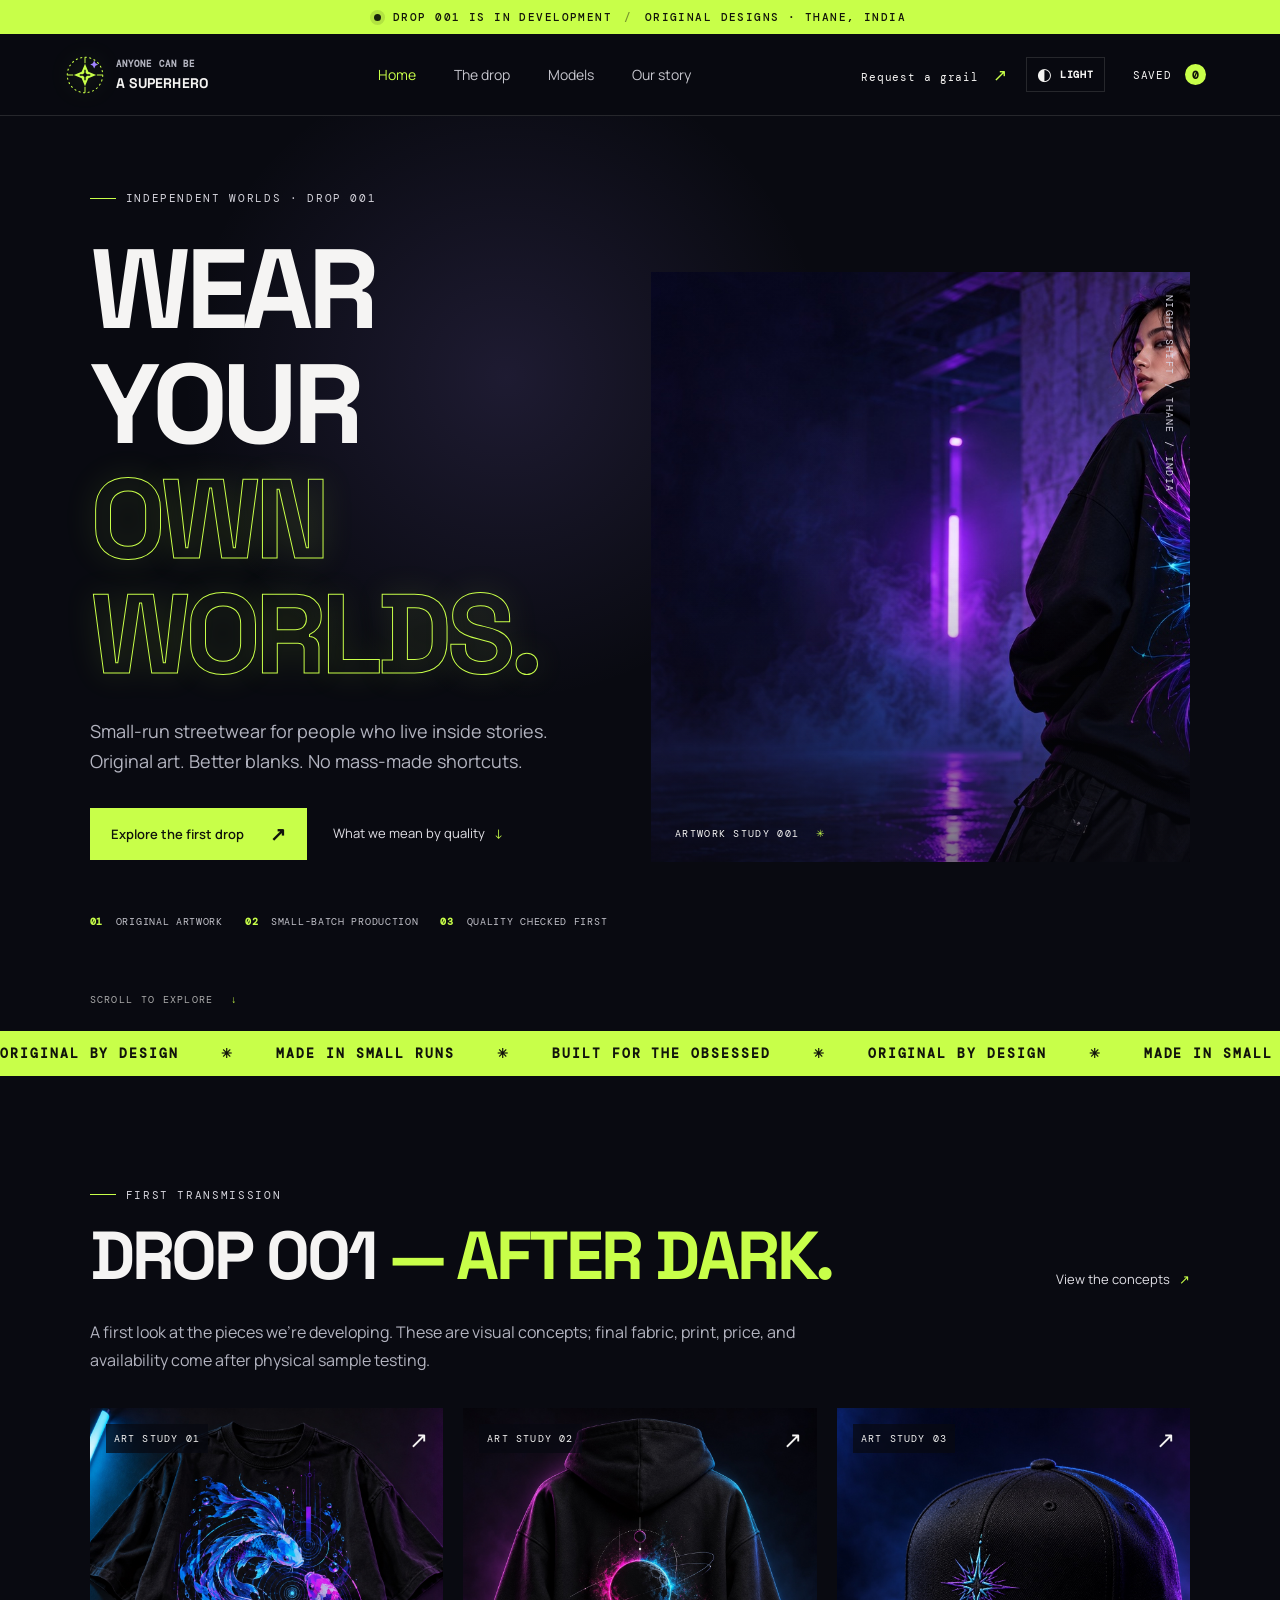
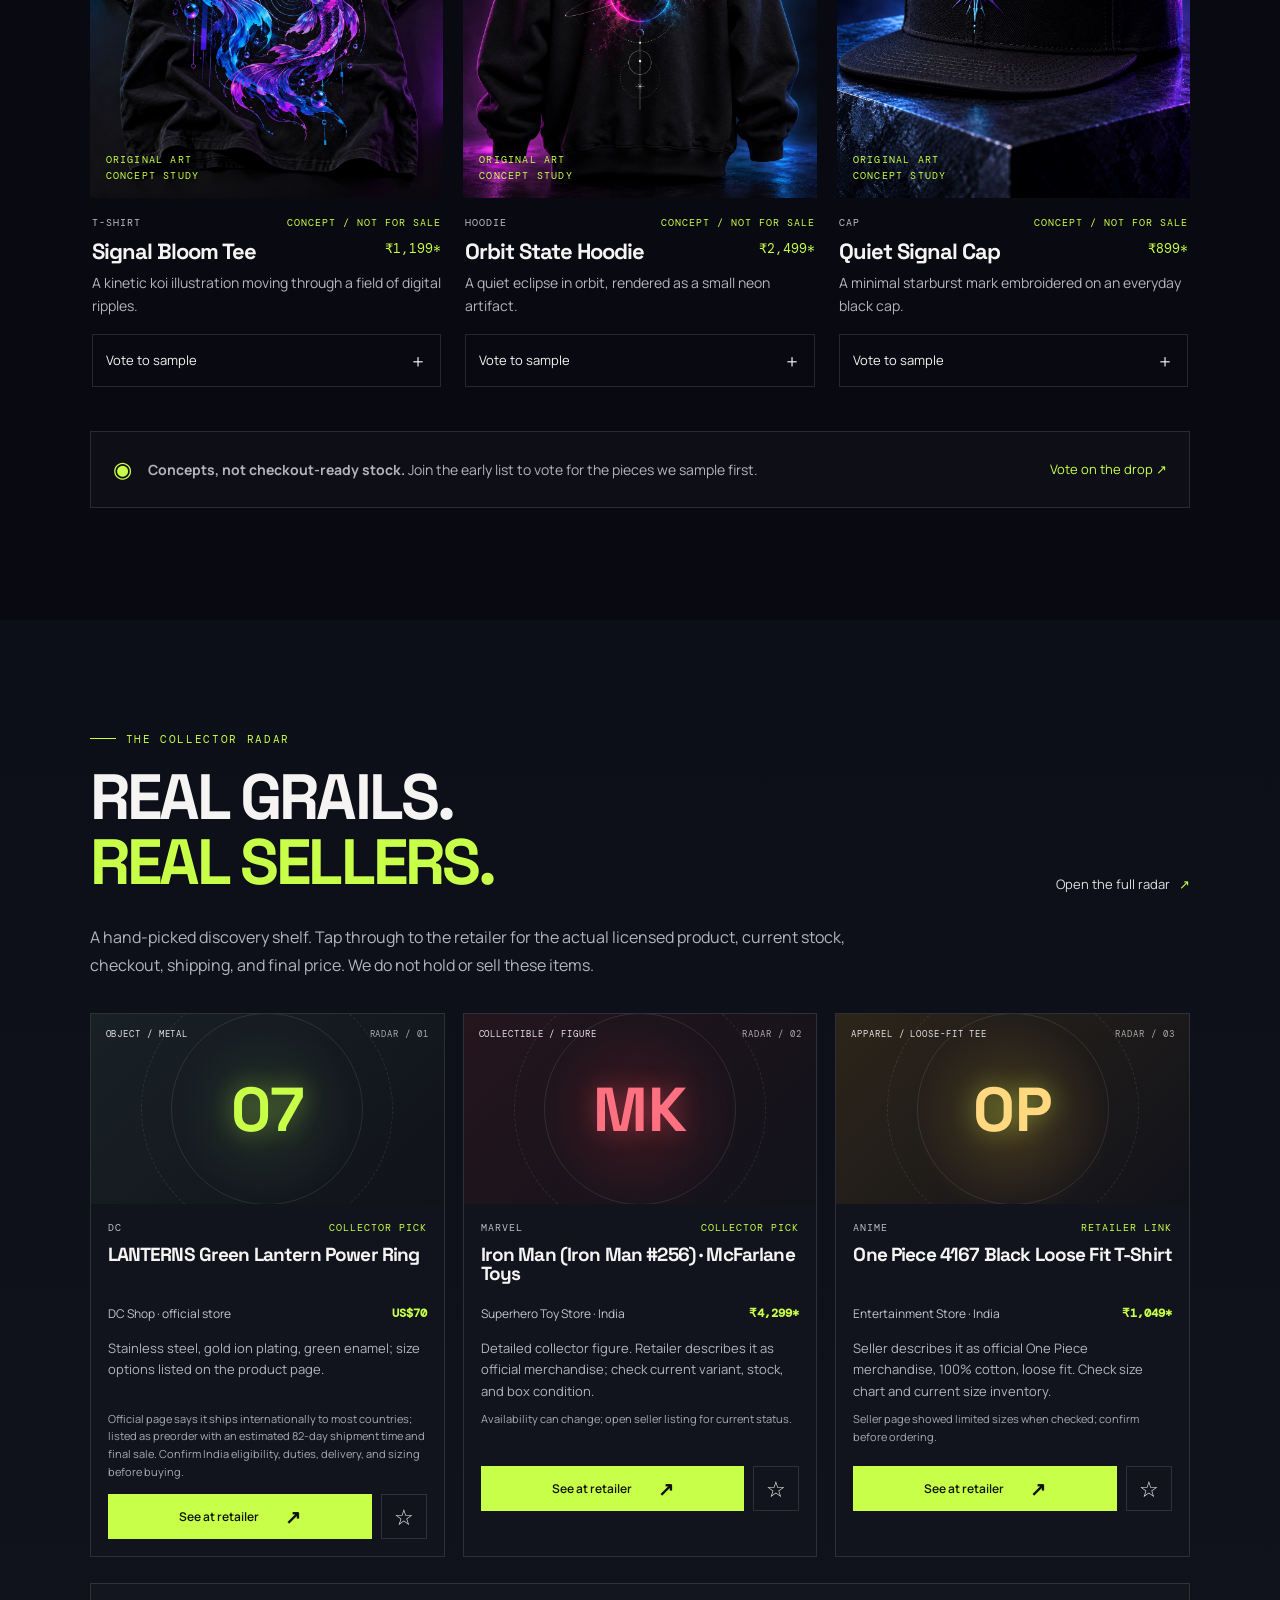
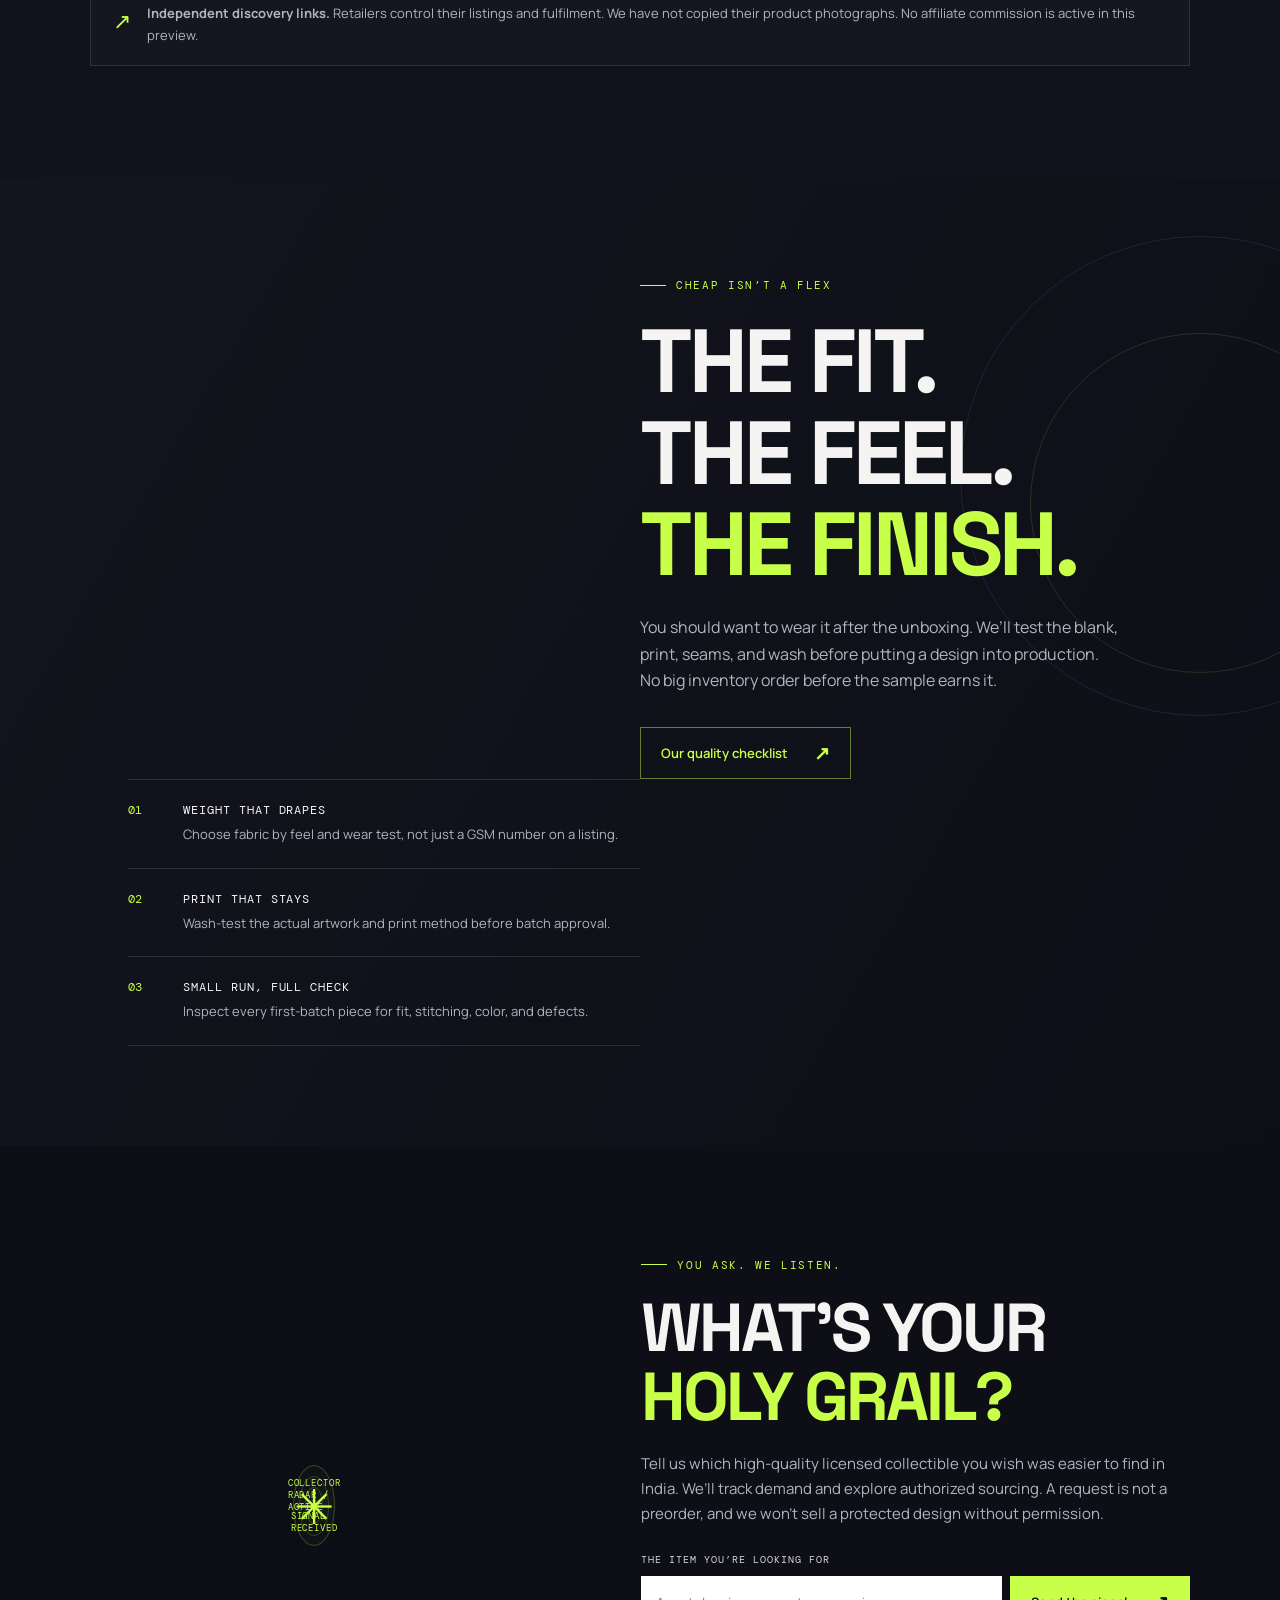
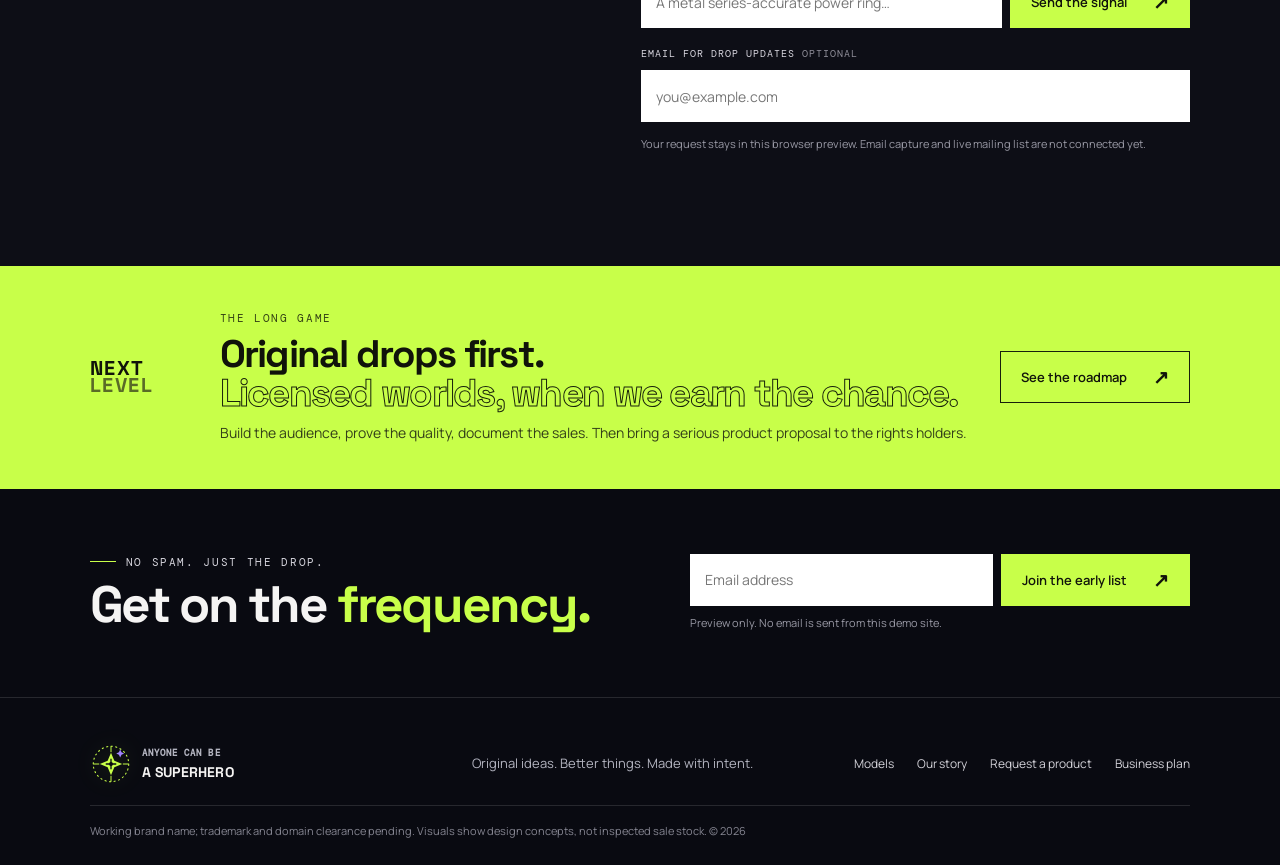
<file: index.html>
<!doctype html><html lang="en"><head><meta charset="utf-8"><meta name="viewport" content="width=device-width,initial-scale=1"><meta name="theme-color" content="#090a11"><meta name="description" content="Original small-run streetwear and collector-first objects from Anyone Can Be a Superhero, based in Thane, India."><title>Anyone Can Be a Superhero — Original drops and collector picks</title><link rel="preconnect" href="https://fonts.googleapis.com"><link rel="preconnect" href="https://fonts.gstatic.com" crossorigin><link href="https://fonts.googleapis.com/css2?family=DM+Mono:wght@400;500&family=Manrope:wght@400;500;600;700;800&family=Space+Grotesk:wght@400;500;600;700&display=swap" rel="stylesheet"><link rel="stylesheet" href="styles.css"></head><body data-page="home"><div class="announcement"><span class="pulse"></span> DROP 001 IS IN DEVELOPMENT <span class="announce-sep">/</span> ORIGINAL DESIGNS · THANE, INDIA</div><header class="nav-wrap"><a class="brand" href="index.html" aria-label="Anyone Can Be a Superhero home"><img class="brand-mark" src="assets/brand-mark.svg" alt=""><span class="brand-name"><b>ANYONE CAN BE</b><strong>A SUPERHERO</strong></span></a><nav class="main-nav"><a class="active" href="index.html">Home</a><a href="shop.html">The drop</a><a href="models.html">Models</a><a href="story.html">Our story</a></nav><div class="nav-actions"><a class="nav-request" href="#collector-request">Request a grail <span>↗</span></a><button class="theme-trigger" data-theme-toggle aria-label="Switch to light theme" title="Toggle theme"><span aria-hidden="true">◐</span><b>LIGHT</b></button><button class="watch-trigger" data-open-watch aria-label="Open saved items">SAVED <b class="saved-count">0</b></button><button class="menu-toggle" aria-label="Open menu">☰</button></div></header><main>
<section class="hero"><div class="hero-glow"></div><div class="hero-content"><div class="eyebrow"><span class="eyebrow-line"></span> INDEPENDENT WORLDS · DROP 001</div><h1>WEAR YOUR<br><em>OWN WORLDS.</em></h1><p>Small-run streetwear for people who live inside stories. Original art. Better blanks. No mass-made shortcuts.</p><div class="hero-ctas"><a class="button primary" href="shop.html">Explore the first drop <span>↗</span></a><a class="text-link" href="#quality">What we mean by quality <span>↓</span></a></div><div class="hero-proof"><span><b>01</b> ORIGINAL ARTWORK</span><span><b>02</b> SMALL-BATCH PRODUCTION</span><span><b>03</b> QUALITY CHECKED FIRST</span></div></div><div class="hero-image-wrap"><img src="assets/hero-cyber-hoodie.jpg" alt="Original neon artwork on a heavyweight black hoodie in a violet-lit studio"><div class="image-index">ARTWORK STUDY 001 <span>✳</span></div><div class="hero-vertical">NIGHT SHIFT / THANE / INDIA</div></div><div class="hero-scroll">SCROLL TO EXPLORE <span>↓</span></div></section>
<div class="ticker" aria-label="Original design, independent spirit"><div>ORIGINAL BY DESIGN <b>✳</b> MADE IN SMALL RUNS <b>✳</b> BUILT FOR THE OBSESSED <b>✳</b> ORIGINAL BY DESIGN <b>✳</b> MADE IN SMALL RUNS <b>✳</b> BUILT FOR THE OBSESSED <b>✳</b></div></div>
<section class="section collection" id="drop"><div class="section-head reveal"><div><div class="eyebrow"><span class="eyebrow-line"></span> FIRST TRANSMISSION</div><h2>DROP 001 <em>— AFTER DARK.</em></h2></div><a class="text-link" href="shop.html">View the concepts <span>↗</span></a></div><p class="section-intro reveal">A first look at the pieces we’re developing. These are visual concepts; final fabric, print, price, and availability come after physical sample testing.</p><div class="product-grid" id="homeProducts"></div><div class="drop-note"><span>◉</span><p><b>Concepts, not checkout-ready stock.</b> Join the early list to vote for the pieces we sample first.</p><a href="#collector-request">Vote on the drop ↗</a></div></section>
<section class="section radar-catalog" id="real-merch"><div class="section-head reveal"><div><div class="eyebrow lime"><span class="eyebrow-line"></span> THE COLLECTOR RADAR</div><h2>REAL GRAILS.<br><em>REAL SELLERS.</em></h2></div><a class="text-link" href="shop.html#curated">Open the full radar <span>↗</span></a></div><p class="section-intro reveal">A hand-picked discovery shelf. Tap through to the retailer for the actual licensed product, current stock, checkout, shipping, and final price. We do not hold or sell these items.</p><div class="merch-grid" id="homeMerch"></div><div class="affiliate-note"><span>↗</span><p><b>Independent discovery links.</b> Retailers control their listings and fulfilment. We have not copied their product photographs. No affiliate commission is active in this preview.</p></div></section>
<section class="manifesto" id="quality"><div class="manifesto-noise"></div><div class="manifesto-copy reveal"><div class="eyebrow lime"><span class="eyebrow-line"></span> CHEAP ISN’T A FLEX</div><h2>THE FIT.<br>THE FEEL.<br><em>THE FINISH.</em></h2><p>You should want to wear it after the unboxing. We’ll test the blank, print, seams, and wash before putting a design into production. No big inventory order before the sample earns it.</p><a class="button outline" href="story.html#quality">Our quality checklist <span>↗</span></a></div><div class="quality-list reveal"><div><span>01</span><b>WEIGHT THAT DRAPES</b><p>Choose fabric by feel and wear test, not just a GSM number on a listing.</p></div><div><span>02</span><b>PRINT THAT STAYS</b><p>Wash-test the actual artwork and print method before batch approval.</p></div><div><span>03</span><b>SMALL RUN, FULL CHECK</b><p>Inspect every first-batch piece for fit, stitching, color, and defects.</p></div></div><div class="manifesto-orbit orbit-one"></div><div class="manifesto-orbit orbit-two"></div></section>
<section class="section radar" id="collector-request"><div class="radar-art"><div class="radar-ring ring-a"></div><div class="radar-ring ring-b"></div><div class="radar-ring ring-c"></div><span class="radar-center">✳</span><span class="radar-label label-top">COLLECTOR RADAR / ACTIVE</span><span class="radar-label label-bottom">SIGNAL RECEIVED</span></div><div class="radar-copy reveal"><div class="eyebrow lime"><span class="eyebrow-line"></span> YOU ASK. WE LISTEN.</div><h2>WHAT’S YOUR<br><em>HOLY GRAIL?</em></h2><p>Tell us which high-quality licensed collectible you wish was easier to find in India. We’ll track demand and explore authorized sourcing. A request is not a preorder, and we won’t sell a protected design without permission.</p><form id="requestForm" class="request-form"><label for="requestItem">THE ITEM YOU’RE LOOKING FOR</label><div class="request-row"><input id="requestItem" required maxlength="100" placeholder="A metal series-accurate power ring…"><button class="button lime-button" type="submit">Send the signal <span>↗</span></button></div><label class="email-label" for="requestEmail">EMAIL FOR DROP UPDATES <span>OPTIONAL</span></label><input id="requestEmail" type="email" placeholder="you@example.com"></form><small class="form-note">Your request stays in this browser preview. Email capture and live mailing list are not connected yet.</small></div></section>
<section class="license-strip"><div class="license-mark">NEXT<br><span>LEVEL</span></div><div><div class="eyebrow">THE LONG GAME</div><h2>Original drops first.<br><em>Licensed worlds, when we earn the chance.</em></h2><p>Build the audience, prove the quality, document the sales. Then bring a serious product proposal to the rights holders.</p></div><a class="button outline" href="story.html#licensing">See the roadmap <span>↗</span></a></section>
<section class="newsletter"><div><div class="eyebrow"><span class="eyebrow-line"></span> NO SPAM. JUST THE DROP.</div><h2>Get on the <em>frequency.</em></h2></div><form id="newsletterForm"><label class="sr-only" for="newsletterEmail">Your email</label><input id="newsletterEmail" type="email" required placeholder="Email address"><button class="button primary" type="submit">Join the early list <span>↗</span></button><small>Preview only. No email is sent from this demo site.</small></form></section>
</main><footer class="footer"><a class="brand" href="index.html" aria-label="Anyone Can Be a Superhero home"><img class="brand-mark" src="assets/brand-mark.svg" alt=""><span class="brand-name"><b>ANYONE CAN BE</b><strong>A SUPERHERO</strong></span></a><p>Original ideas. Better things. Made with intent.</p><div><a href="models.html">Models</a><a href="story.html">Our story</a><a href="index.html#collector-request">Request a product</a><a href="BUSINESS-PLAN.md">Business plan</a></div><small>Working brand name; trademark and domain clearance pending. Visuals show design concepts, not inspected sale stock. © 2026</small></footer><div class="watch-backdrop" data-close-watch></div><aside class="watch-drawer" aria-label="Saved product watchlist"><div class="drawer-head"><div><span class="eyebrow lime">YOUR SHORTLIST</span><h2>WATCHLIST <span class="saved-count">0</span></h2></div><button class="close-watch" data-close-watch aria-label="Close watchlist">×</button></div><div class="watch-items" id="watchItems"></div><div class="drawer-bottom"><p>Saved locally in this browser. External products open at their retailer; original concepts are just votes until samples are approved.</p><a class="button lime-button full" href="shop.html#curated">Explore the Collector Radar <span>↗</span></a></div></aside><div class="toast" id="toast" role="status" aria-live="polite"></div><script src="store.js"></script></body></html>
</file>
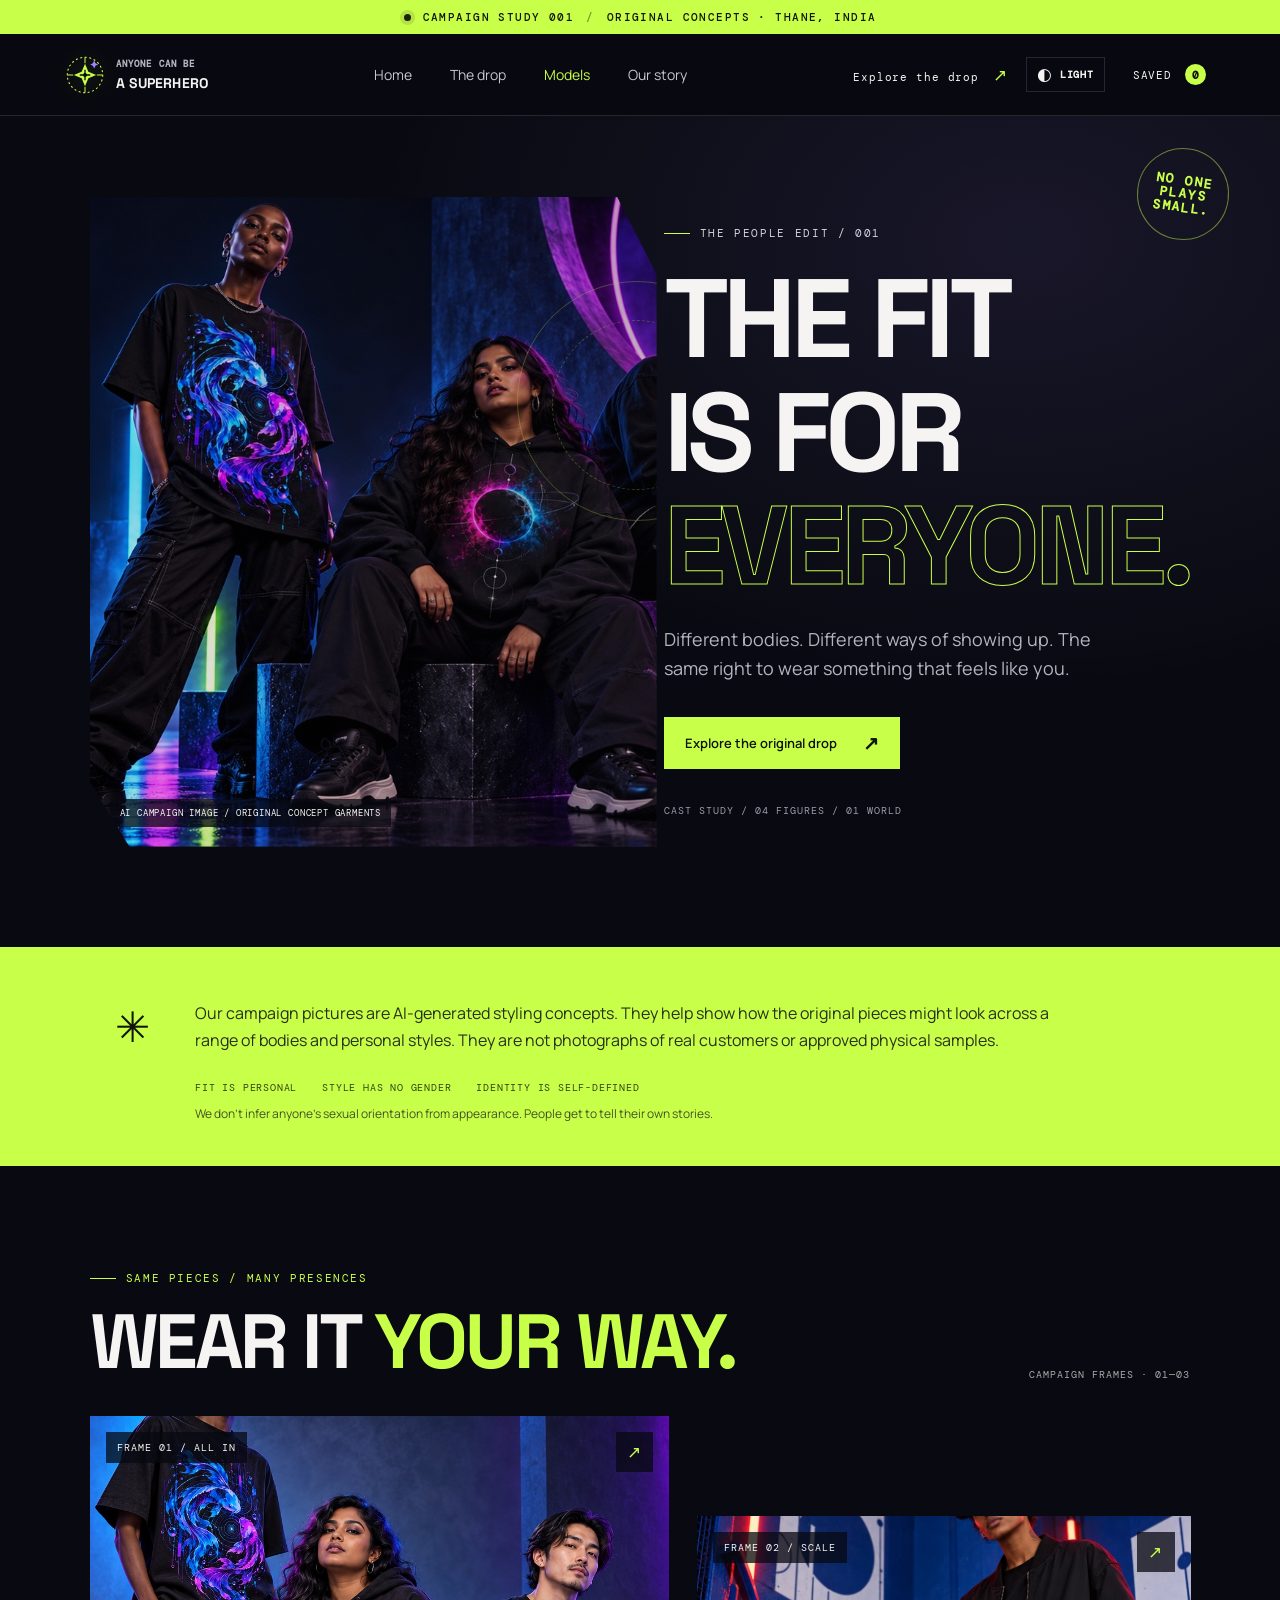
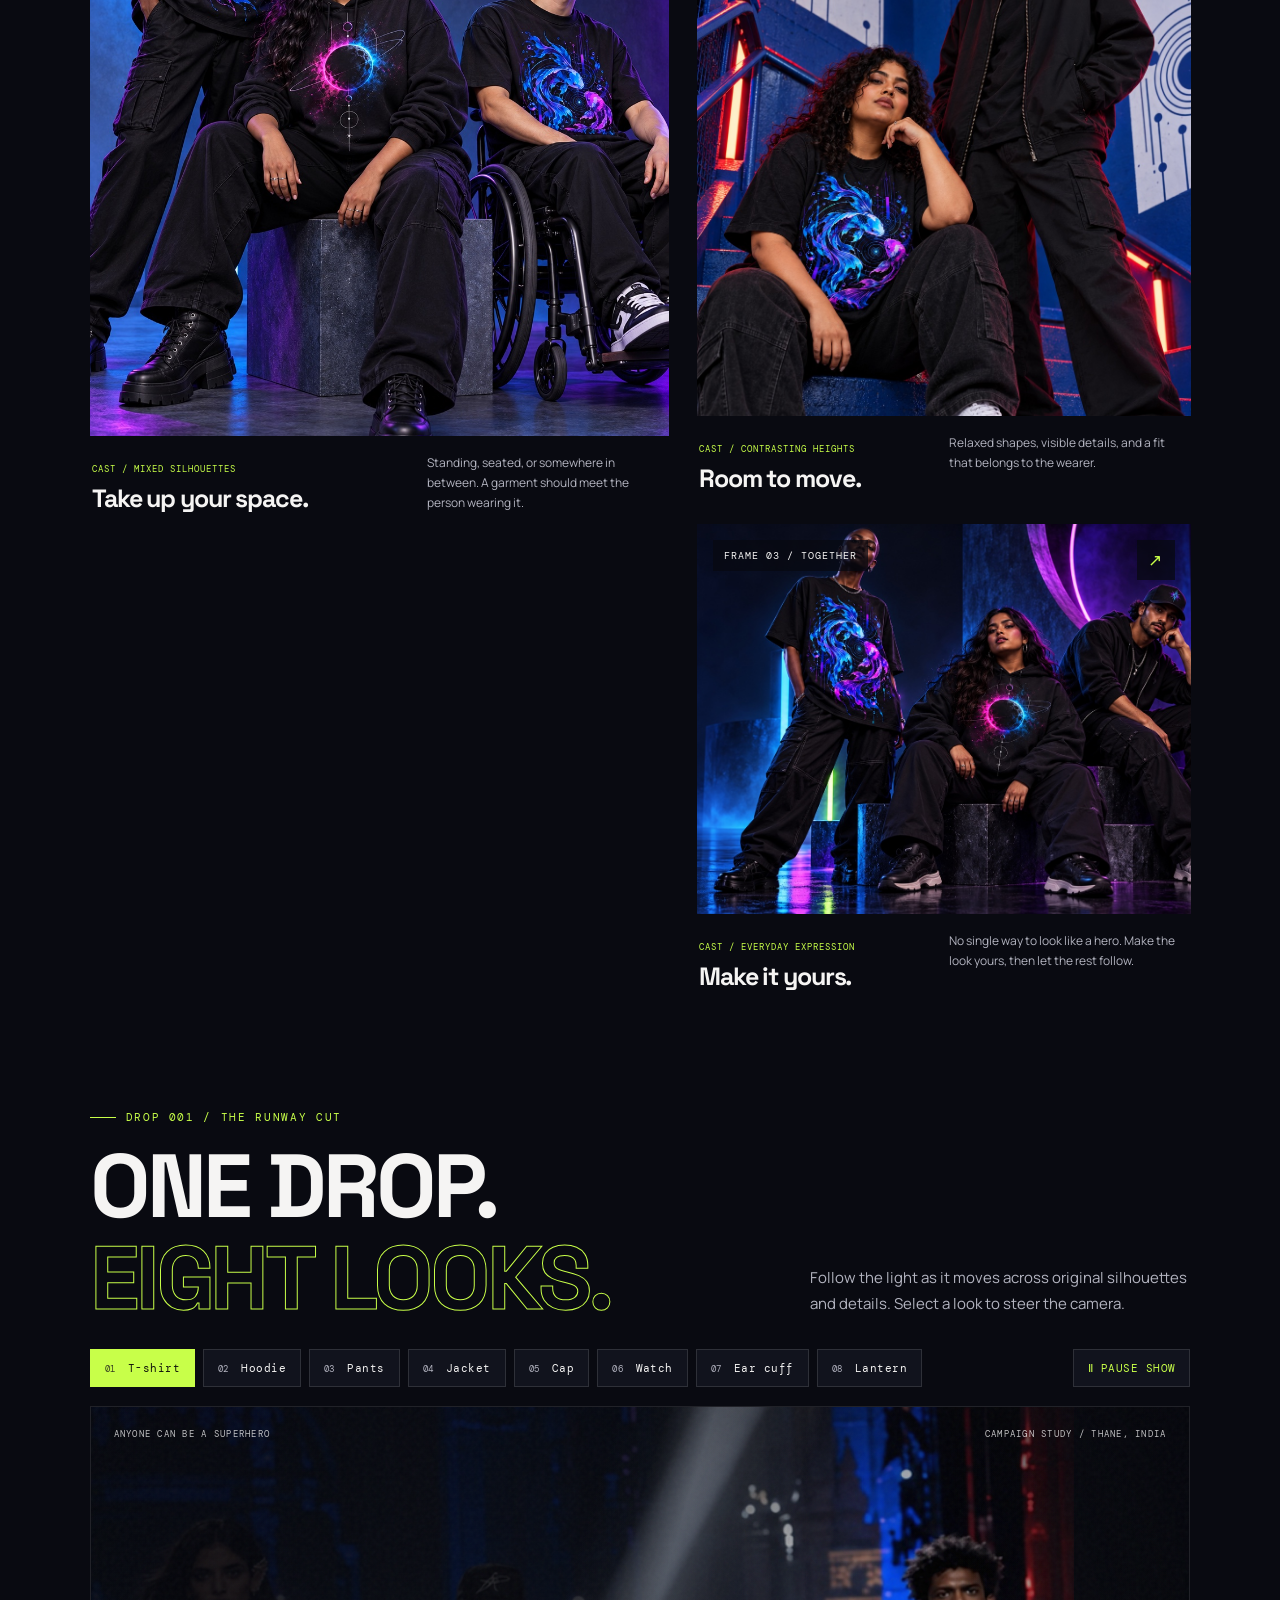
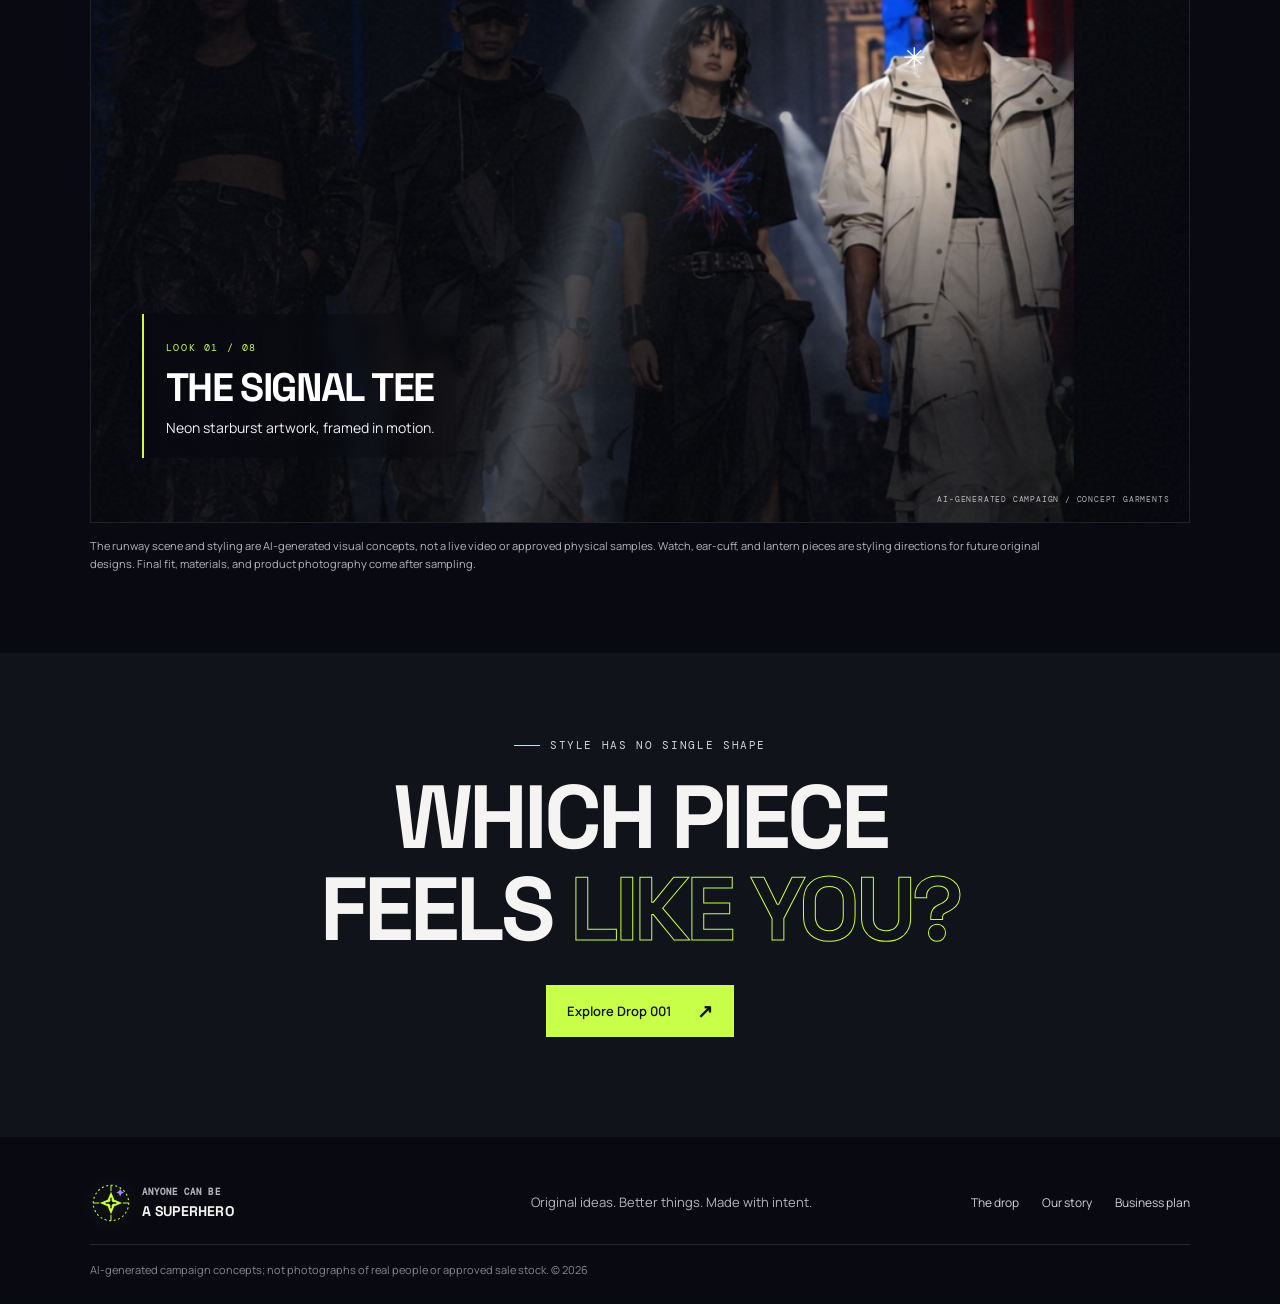
<file: models.html>
<!doctype html>
<html lang="en">
<head>
<meta charset="utf-8"><meta name="viewport" content="width=device-width,initial-scale=1"><meta name="theme-color" content="#090a11">
<meta name="description" content="An inclusive AI-generated streetwear campaign for Anyone Can Be a Superhero.">
<title>Model Campaign — Anyone Can Be a Superhero</title>
<link rel="preconnect" href="https://fonts.googleapis.com"><link rel="preconnect" href="https://fonts.gstatic.com" crossorigin>
<link href="https://fonts.googleapis.com/css2?family=DM+Mono:wght@400;500&family=Manrope:wght@400;500;600;700;800&family=Space+Grotesk:wght@400;500;600;700&display=swap" rel="stylesheet"><link rel="stylesheet" href="styles.css">
</head>
<body data-page="models">
<div class="announcement"><span class="pulse"></span> CAMPAIGN STUDY 001 <span class="announce-sep">/</span> ORIGINAL CONCEPTS · THANE, INDIA</div>
<header class="nav-wrap"><a class="brand" href="index.html" aria-label="Anyone Can Be a Superhero home"><img class="brand-mark" src="assets/brand-mark.svg" alt=""><span class="brand-name"><b>ANYONE CAN BE</b><strong>A SUPERHERO</strong></span></a><nav class="main-nav"><a href="index.html">Home</a><a href="shop.html">The drop</a><a class="active" href="models.html">Models</a><a href="story.html">Our story</a></nav><div class="nav-actions"><a class="nav-request" href="shop.html">Explore the drop <span>↗</span></a><button class="theme-trigger" data-theme-toggle aria-label="Switch to light theme" title="Toggle theme"><span aria-hidden="true">◐</span><b>LIGHT</b></button><button class="watch-trigger" data-open-watch aria-label="Open saved items">SAVED <b class="saved-count">0</b></button><button class="menu-toggle" aria-label="Open menu">☰</button></div></header>
<main class="models-main">
<section class="models-hero"><div class="models-hero-image"><img src="assets/models-campaign-hero.jpg" alt="AI-generated streetwear campaign with three adult models wearing original concept designs"><span class="models-photo-note">AI CAMPAIGN IMAGE / ORIGINAL CONCEPT GARMENTS</span><span class="models-orbit orbit-a"></span><span class="models-orbit orbit-b"></span></div><div class="models-hero-copy"><div class="eyebrow"><span class="eyebrow-line"></span> THE PEOPLE EDIT / 001</div><h1>THE FIT<br>IS FOR <em>EVERYONE.</em></h1><p>Different bodies. Different ways of showing up. The same right to wear something that feels like you.</p><a class="button primary" href="shop.html">Explore the original drop <span>↗</span></a><div class="model-index">CAST STUDY / 04 FIGURES / 01 WORLD</div></div><div class="models-hero-stamp">NO ONE<br>PLAYS<br>SMALL.</div></section>
<section class="models-manifesto"><div class="manifesto-mark">✳</div><p>Our campaign pictures are AI-generated styling concepts. They help show how the original pieces might look across a range of bodies and personal styles. They are not photographs of real customers or approved physical samples.</p><div class="manifesto-rules"><span>FIT IS PERSONAL</span><span>STYLE HAS NO GENDER</span><span>IDENTITY IS SELF-DEFINED</span></div><small>We don’t infer anyone’s sexual orientation from appearance. People get to tell their own stories.</small></section>
<section class="model-gallery"><div class="model-gallery-head"><div><div class="eyebrow lime"><span class="eyebrow-line"></span> SAME PIECES / MANY PRESENCES</div><h2>WEAR IT <em>YOUR WAY.</em></h2></div><span class="gallery-count">CAMPAIGN FRAMES · 01—03</span></div><div class="model-grid">
<article class="model-card model-card-wide" data-tilt><div class="model-photo"><img src="assets/models-campaign-inclusive.jpg" alt="AI-generated adult models of different heights and builds, including a wheelchair user, wearing original tee and hoodie concepts"><span class="photo-count">FRAME 01 / ALL IN</span><span class="photo-arrow">↗</span></div><div class="model-caption"><div><span>CAST / MIXED SILHOUETTES</span><h3>Take up your space.</h3></div><p>Standing, seated, or somewhere in between. A garment should meet the person wearing it.</p></div></article>
<article class="model-card model-card-tall" data-tilt><div class="model-photo"><img src="assets/models-campaign-stairs.jpg" alt="AI-generated streetwear models, a seated curvy adult and a tall androgynous adult, in original concept clothing"><span class="photo-count">FRAME 02 / SCALE</span><span class="photo-arrow">↗</span></div><div class="model-caption"><div><span>CAST / CONTRASTING HEIGHTS</span><h3>Room to move.</h3></div><p>Relaxed shapes, visible details, and a fit that belongs to the wearer.</p></div></article>
<article class="model-card model-card-wide model-card-third" data-tilt><div class="model-photo"><img src="assets/models-campaign-hero.jpg" alt="AI-generated adult models posing together in black original streetwear under vivid colored lights"><span class="photo-count">FRAME 03 / TOGETHER</span><span class="photo-arrow">↗</span></div><div class="model-caption"><div><span>CAST / EVERYDAY EXPRESSION</span><h3>Make it yours.</h3></div><p>No single way to look like a hero. Make the look yours, then let the rest follow.</p></div></article>
</div></section>
<section class="models-runway" id="runway"><div class="runway-heading"><div><div class="eyebrow lime"><span class="eyebrow-line"></span> DROP 001 / THE RUNWAY CUT</div><h2>ONE DROP.<br><em>EIGHT LOOKS.</em></h2></div><p>Follow the light as it moves across original silhouettes and details. Select a look to steer the camera.</p></div><div class="runway-controls" role="group" aria-label="Choose a runway look"><button class="runway-look is-active" data-runway-look="0" aria-pressed="true"><span>01</span> T-shirt</button><button class="runway-look" data-runway-look="1" aria-pressed="false"><span>02</span> Hoodie</button><button class="runway-look" data-runway-look="2" aria-pressed="false"><span>03</span> Pants</button><button class="runway-look" data-runway-look="3" aria-pressed="false"><span>04</span> Jacket</button><button class="runway-look" data-runway-look="4" aria-pressed="false"><span>05</span> Cap</button><button class="runway-look" data-runway-look="5" aria-pressed="false"><span>06</span> Watch</button><button class="runway-look" data-runway-look="6" aria-pressed="false"><span>07</span> Ear cuff</button><button class="runway-look" data-runway-look="7" aria-pressed="false"><span>08</span> Lantern</button><button class="runway-pause" data-runway-pause aria-pressed="false"><span>Ⅱ</span> PAUSE SHOW</button></div><div class="runway-stage" data-runway-stage data-focus="0" style="--spot-x:75%;--spot-y:48%"><div class="runway-camera"><img class="runway-camera-image" src="assets/runway-campaign.jpg" alt="AI-generated runway campaign with seven adult models walking in original streetwear: tee, orbit hoodie, utility jacket, cargo pants, cap and a custom lantern prop"></div><div class="runway-vignette"></div><div class="runway-beam"></div><div class="runway-grain"></div><div class="runway-topline"><span>ANYONE CAN BE A SUPERHERO</span><span>CAMPAIGN STUDY / THANE, INDIA</span></div><div class="runway-focus-card" aria-live="polite"><span class="runway-focus-number">LOOK 01 / 08</span><h3 data-runway-title>THE SIGNAL TEE</h3><p data-runway-description>Neon starburst artwork, framed in motion.</p></div><span class="runway-crosshair" aria-hidden="true">✳</span><span class="runway-model-credit">AI-GENERATED CAMPAIGN / CONCEPT GARMENTS</span></div><p class="campaign-disclaimer">The runway scene and styling are AI-generated visual concepts, not a live video or approved physical samples. Watch, ear-cuff, and lantern pieces are styling directions for future original designs. Final fit, materials, and product photography come after sampling.</p></section>
<section class="models-cta"><span class="eyebrow"><span class="eyebrow-line"></span> STYLE HAS NO SINGLE SHAPE</span><h2>WHICH PIECE<br>FEELS <em>LIKE YOU?</em></h2><a class="button lime-button" href="shop.html">Explore Drop 001 <span>↗</span></a></section>
</main>
<footer class="footer"><a class="brand" href="index.html" aria-label="Anyone Can Be a Superhero home"><img class="brand-mark" src="assets/brand-mark.svg" alt=""><span class="brand-name"><b>ANYONE CAN BE</b><strong>A SUPERHERO</strong></span></a><p>Original ideas. Better things. Made with intent.</p><div><a href="shop.html">The drop</a><a href="story.html">Our story</a><a href="BUSINESS-PLAN.md">Business plan</a></div><small>AI-generated campaign concepts; not photographs of real people or approved sale stock. © 2026</small></footer>
<div class="watch-backdrop" data-close-watch></div><aside class="watch-drawer" aria-label="Saved product watchlist"><div class="drawer-head"><div><span class="eyebrow lime">YOUR SHORTLIST</span><h2>WATCHLIST <span class="saved-count">0</span></h2></div><button class="close-watch" data-close-watch aria-label="Close watchlist">×</button></div><div class="watch-items" id="watchItems"></div><div class="drawer-bottom"><p>Saved locally in this browser. External products open at their retailer; original concepts are just votes until samples are approved.</p><a class="button lime-button full" href="shop.html#curated">Explore the Collector Radar <span>↗</span></a></div></aside><div class="toast" id="toast" role="status" aria-live="polite"></div><script src="store.js"></script>
</body></html>
</file>
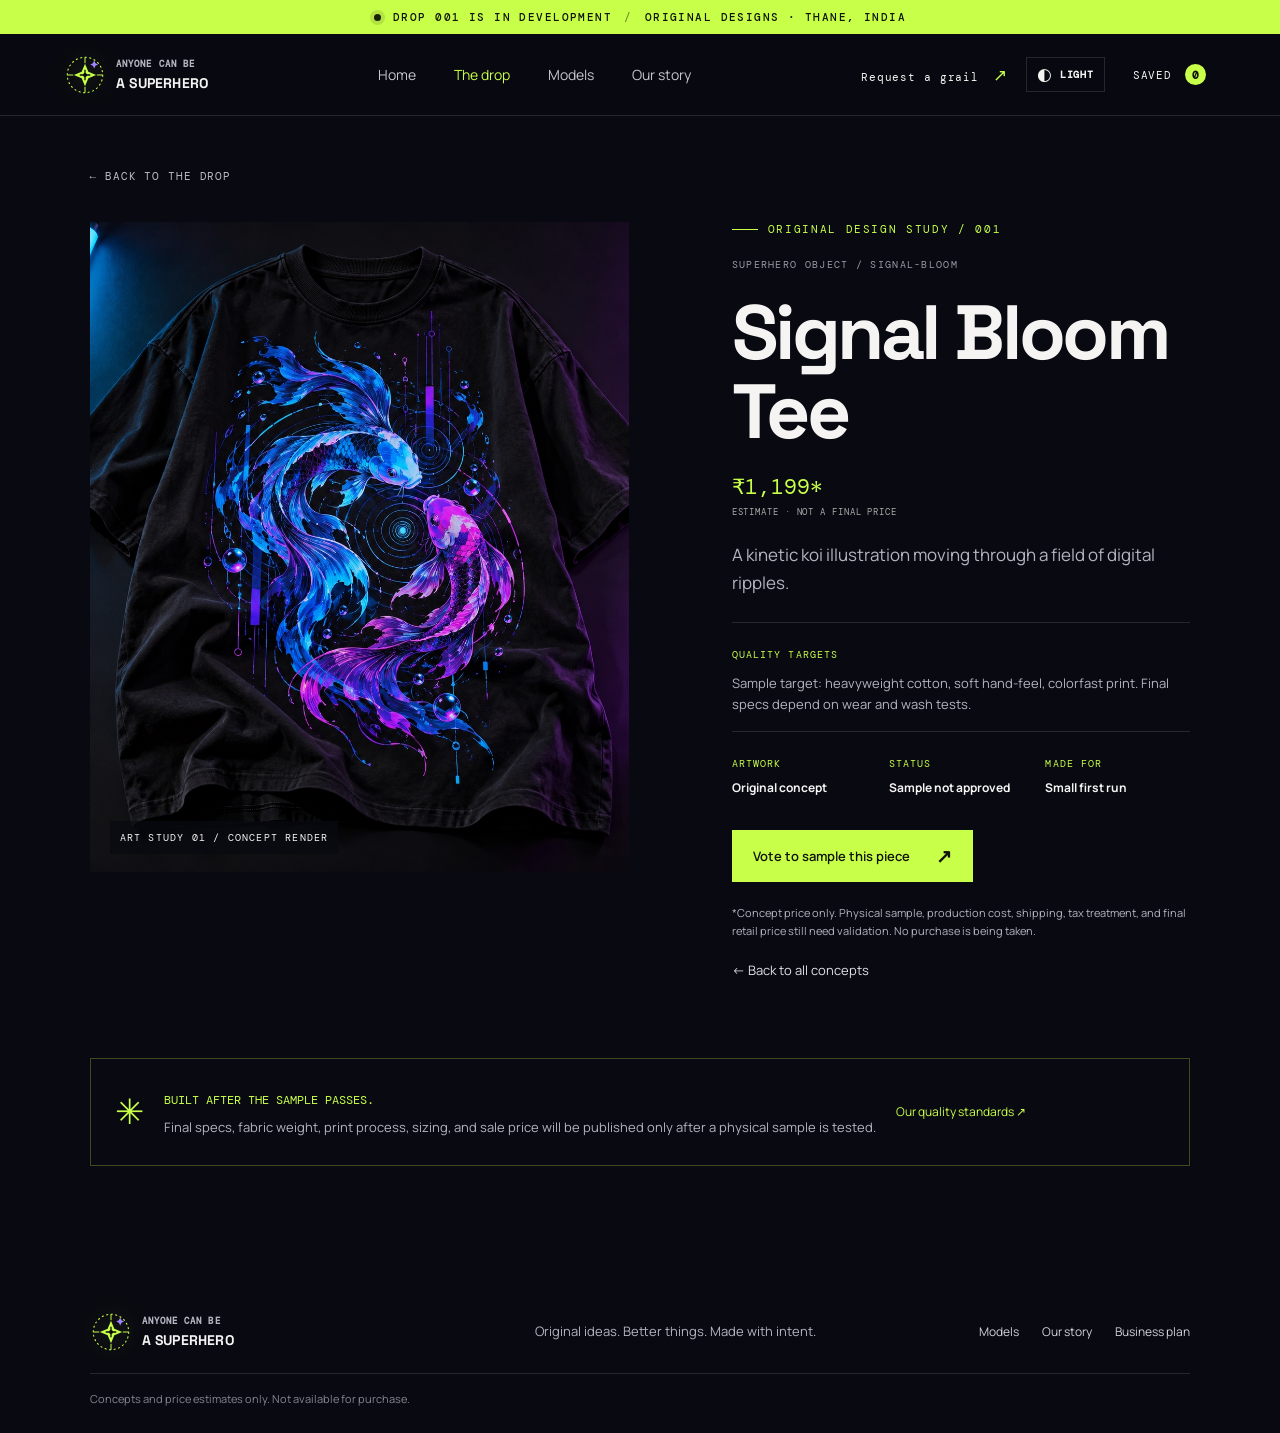
<file: product.html>
<!doctype html><html lang="en"><head><meta charset="utf-8"><meta name="viewport" content="width=device-width,initial-scale=1"><meta name="theme-color" content="#090a11"><meta name="description" content="Anyone Can Be a Superhero — original small-run streetwear, inclusive fit studies, and collector picks."><title>Product Study — Anyone Can Be a Superhero</title><link rel="preconnect" href="https://fonts.googleapis.com"><link rel="preconnect" href="https://fonts.gstatic.com" crossorigin><link href="https://fonts.googleapis.com/css2?family=DM+Mono:wght@400;500&family=Manrope:wght@400;500;600;700;800&family=Space+Grotesk:wght@400;500;600;700&display=swap" rel="stylesheet"><link rel="stylesheet" href="styles.css"></head><body data-page="product"><div class="announcement"><span class="pulse"></span> DROP 001 IS IN DEVELOPMENT <span class="announce-sep">/</span> ORIGINAL DESIGNS · THANE, INDIA</div><header class="nav-wrap"><a class="brand" href="index.html" aria-label="Anyone Can Be a Superhero home"><img class="brand-mark" src="assets/brand-mark.svg" alt=""><span class="brand-name"><b>ANYONE CAN BE</b><strong>A SUPERHERO</strong></span></a><nav class="main-nav"><a href="index.html">Home</a><a class="active" href="shop.html">The drop</a><a href="models.html">Models</a><a href="story.html">Our story</a></nav><div class="nav-actions"><a class="nav-request" href="index.html#collector-request">Request a grail <span>↗</span></a><button class="theme-trigger" data-theme-toggle aria-label="Switch to light theme" title="Toggle theme"><span aria-hidden="true">◐</span><b>LIGHT</b></button><button class="watch-trigger" data-open-watch aria-label="Open saved items">SAVED <b class="saved-count">0</b></button><button class="menu-toggle" aria-label="Open menu">☰</button></div></header><main class="product-main"><a class="back-link" href="shop.html">← BACK TO THE DROP</a><section class="product-detail" id="productDetail"></section><section class="sample-callout"><span class="sample-icon">✳</span><div><b>BUILT AFTER THE SAMPLE PASSES.</b><p>Final specs, fabric weight, print process, sizing, and sale price will be published only after a physical sample is tested.</p></div><a href="story.html#quality">Our quality standards ↗</a></section></main><footer class="footer"><a class="brand" href="index.html" aria-label="Anyone Can Be a Superhero home"><img class="brand-mark" src="assets/brand-mark.svg" alt=""><span class="brand-name"><b>ANYONE CAN BE</b><strong>A SUPERHERO</strong></span></a><p>Original ideas. Better things. Made with intent.</p><div><a href="models.html">Models</a><a href="story.html">Our story</a><a href="BUSINESS-PLAN.md">Business plan</a></div><small>Concepts and price estimates only. Not available for purchase.</small></footer><div class="watch-backdrop" data-close-watch></div><aside class="watch-drawer" aria-label="Saved product watchlist"><div class="drawer-head"><div><span class="eyebrow lime">YOUR SHORTLIST</span><h2>WATCHLIST <span class="saved-count">0</span></h2></div><button class="close-watch" data-close-watch aria-label="Close watchlist">×</button></div><div class="watch-items" id="watchItems"></div><div class="drawer-bottom"><p>Saved locally in this browser. External products open at their retailer; original concepts are just votes until samples are approved.</p><a class="button lime-button full" href="shop.html#curated">Explore the Collector Radar <span>↗</span></a></div></aside><div class="toast" id="toast" role="status" aria-live="polite"></div><script src="store.js"></script></body></html>
</file>
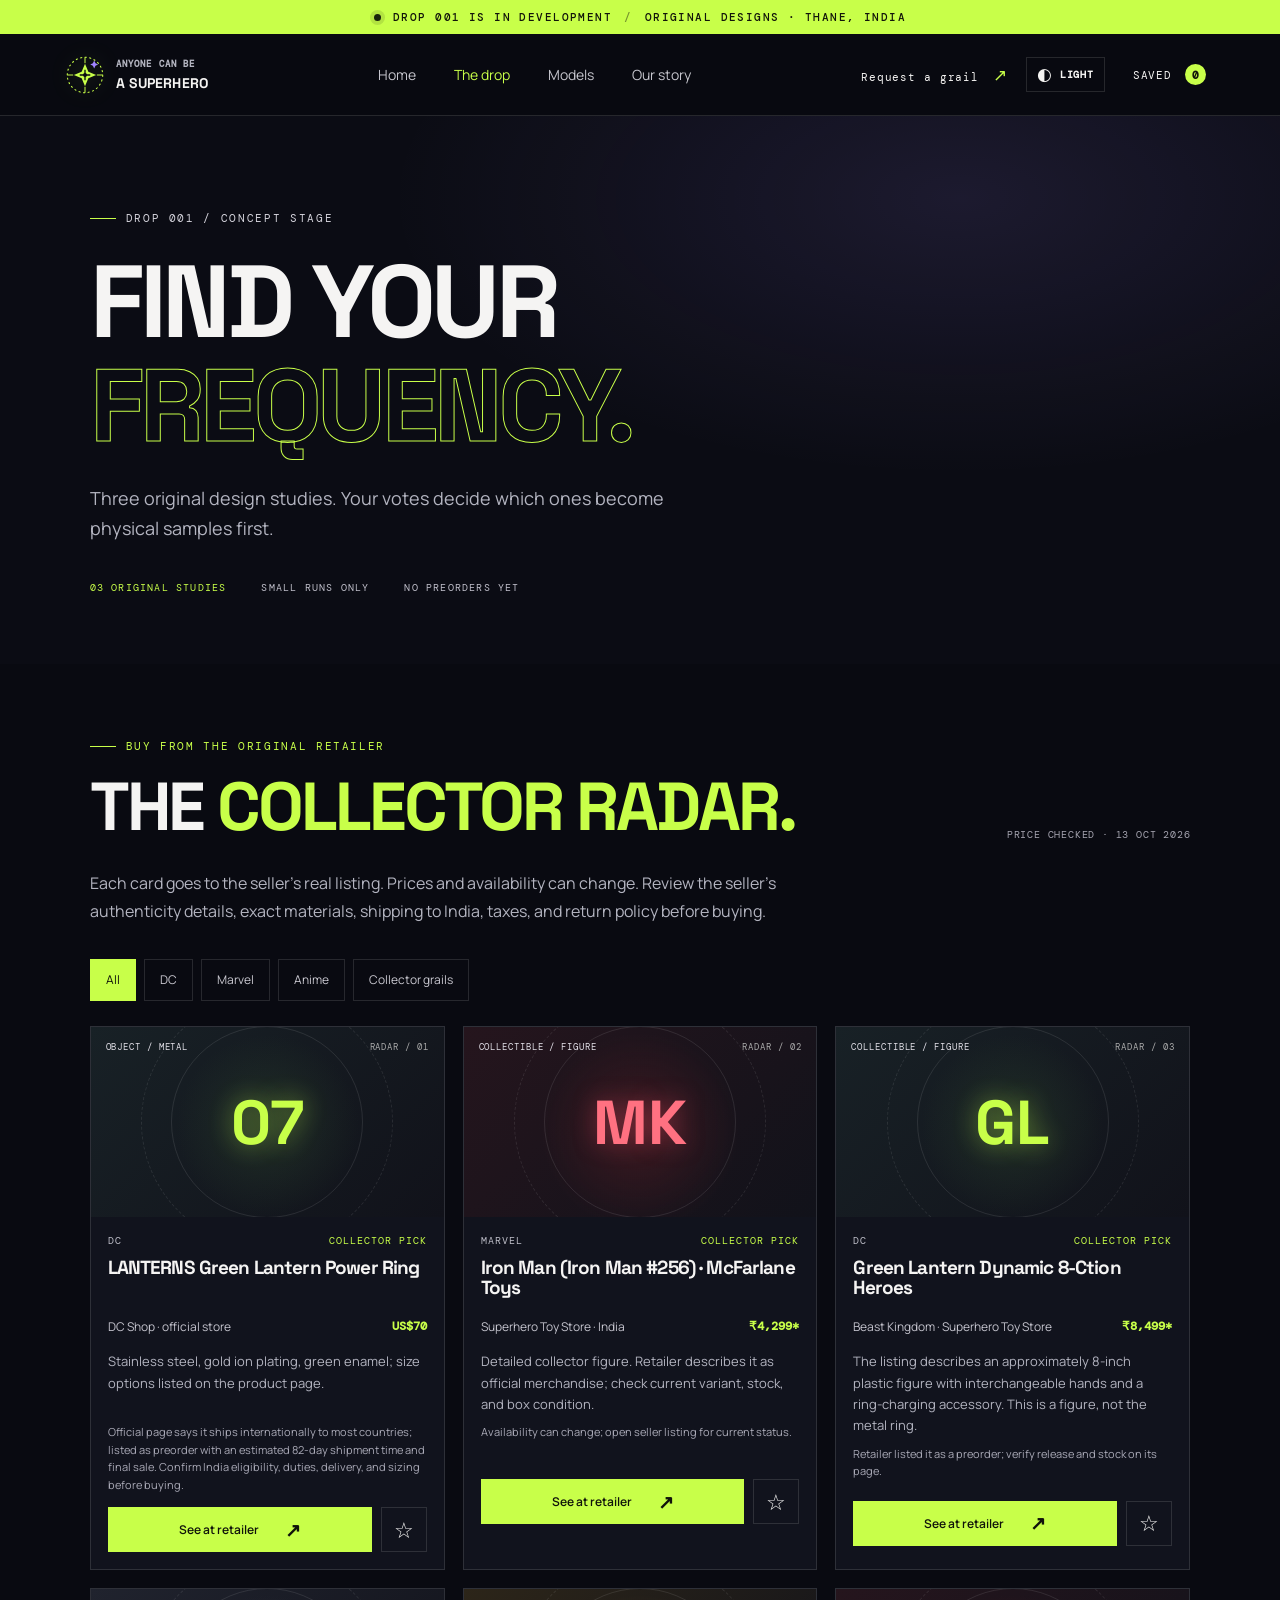
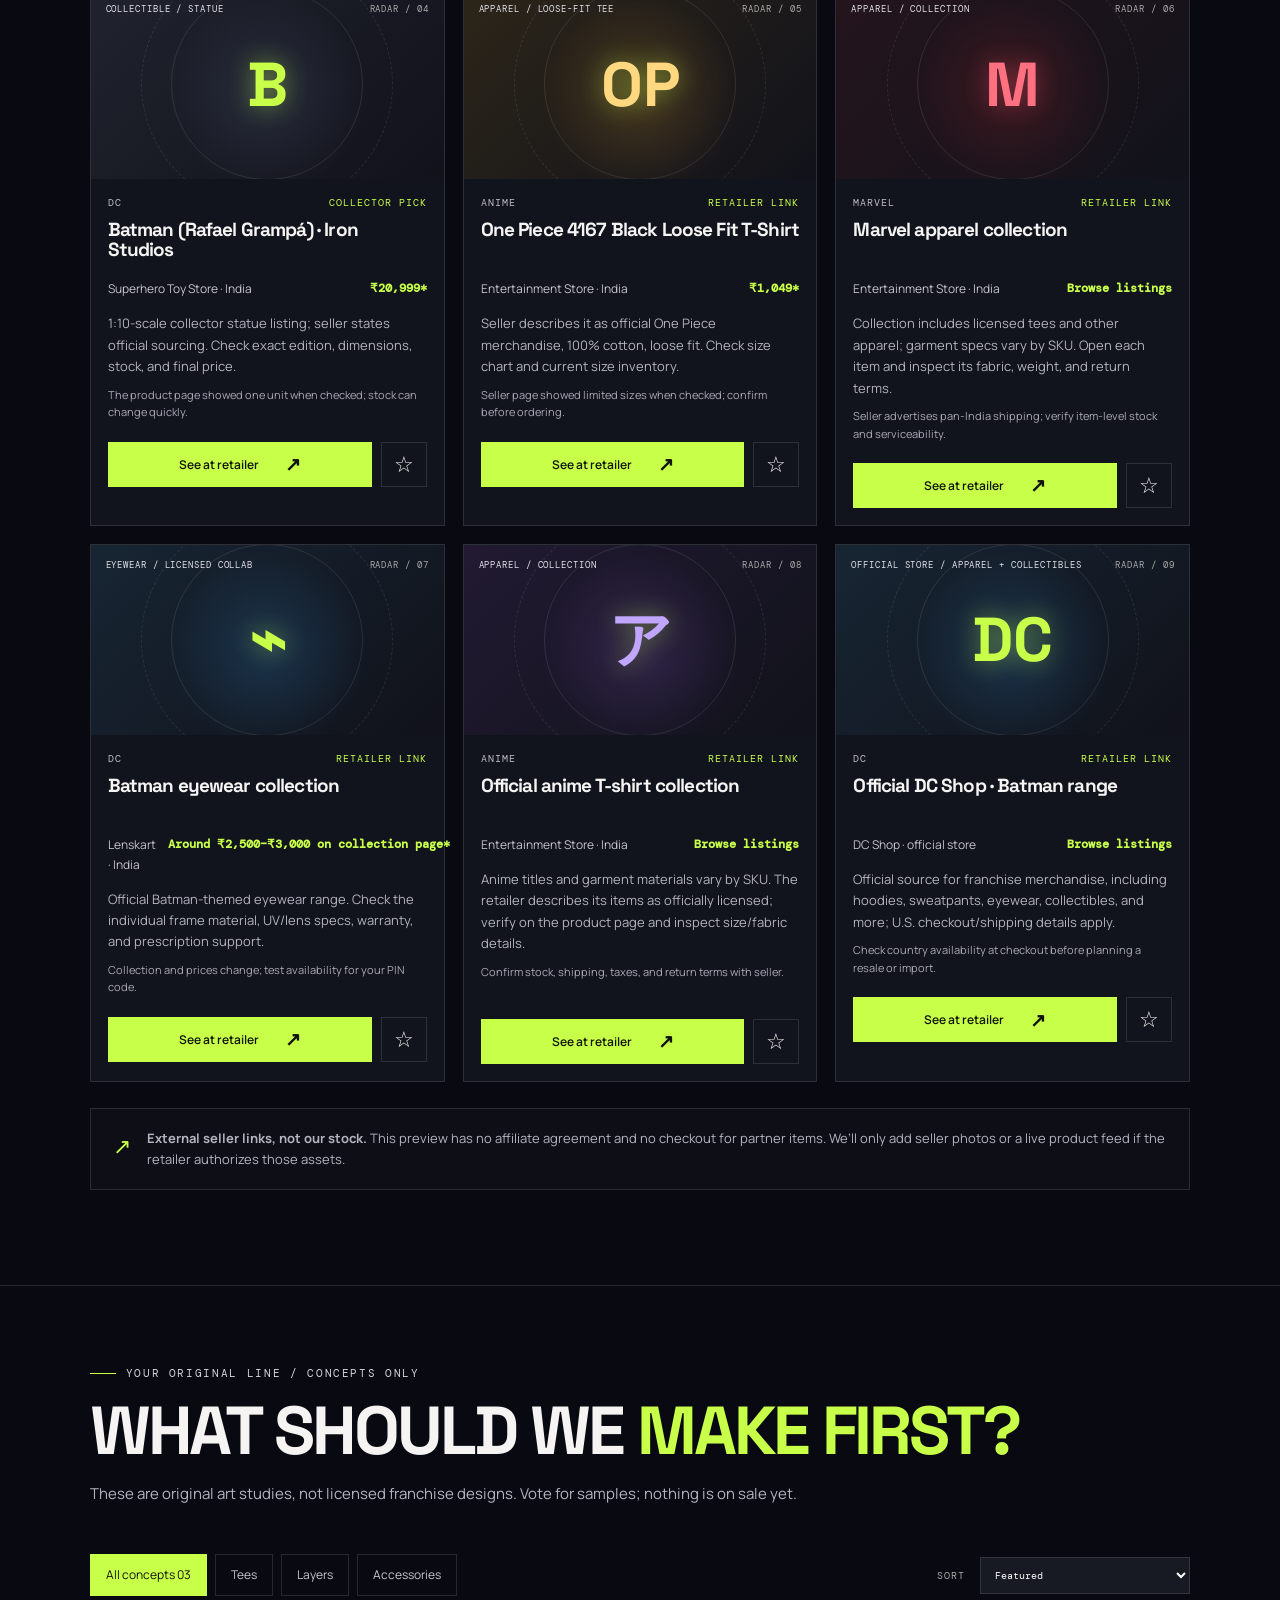
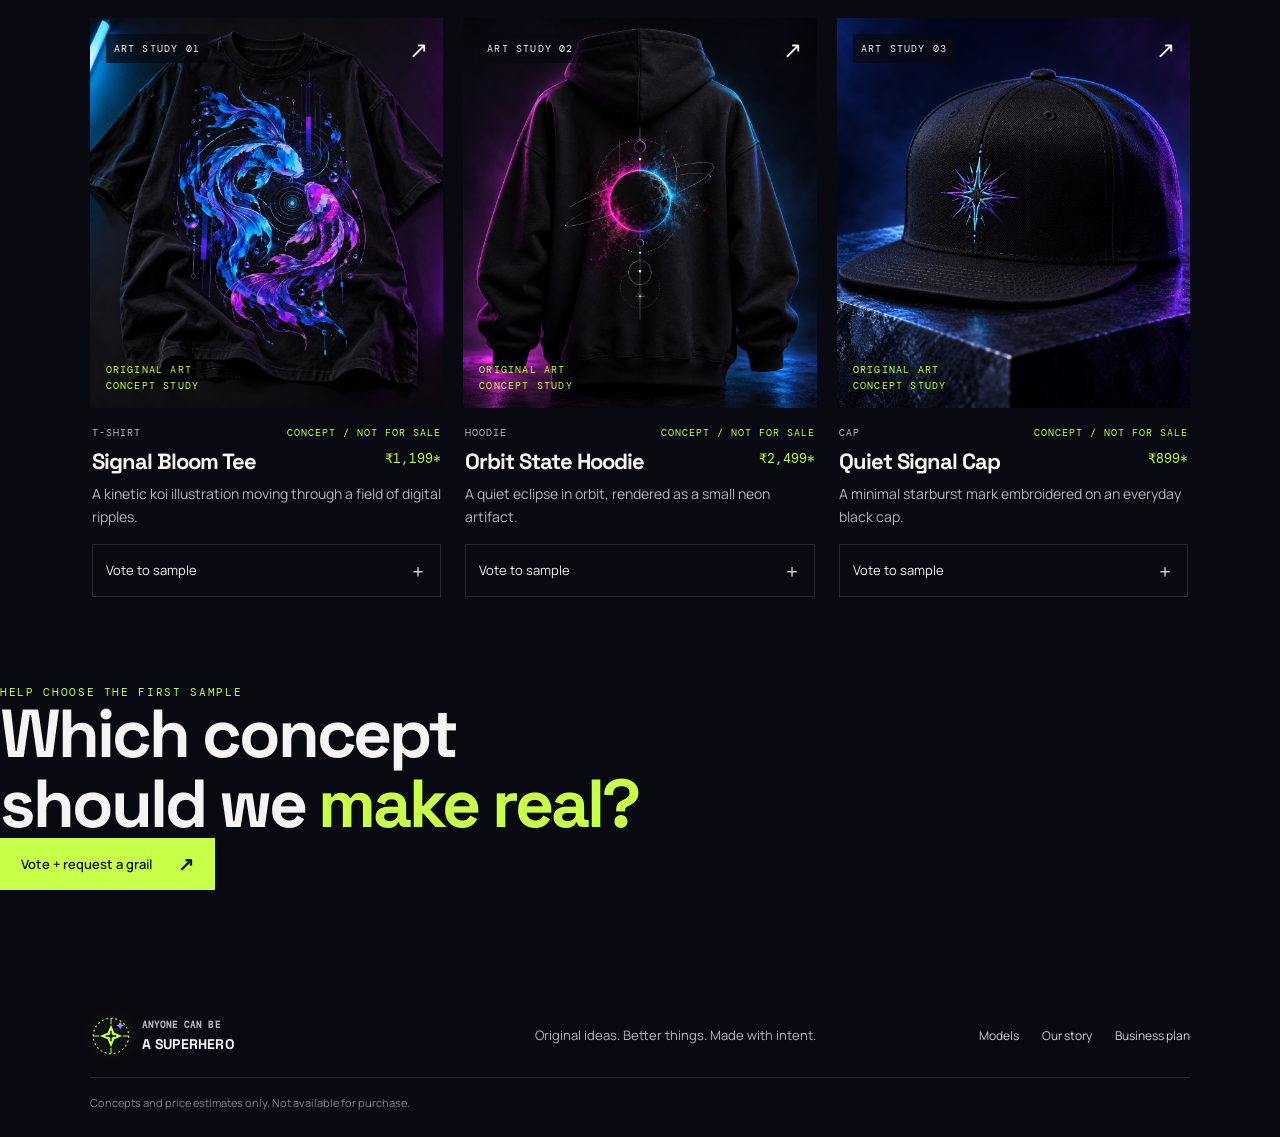
<file: shop.html>
<!doctype html><html lang="en"><head><meta charset="utf-8"><meta name="viewport" content="width=device-width,initial-scale=1"><meta name="theme-color" content="#090a11"><meta name="description" content="Anyone Can Be a Superhero — original small-run streetwear, inclusive fit studies, and collector picks."><title>The Drop — Anyone Can Be a Superhero</title><link rel="preconnect" href="https://fonts.googleapis.com"><link rel="preconnect" href="https://fonts.gstatic.com" crossorigin><link href="https://fonts.googleapis.com/css2?family=DM+Mono:wght@400;500&family=Manrope:wght@400;500;600;700;800&family=Space+Grotesk:wght@400;500;600;700&display=swap" rel="stylesheet"><link rel="stylesheet" href="styles.css"></head><body data-page="shop"><div class="announcement"><span class="pulse"></span> DROP 001 IS IN DEVELOPMENT <span class="announce-sep">/</span> ORIGINAL DESIGNS · THANE, INDIA</div><header class="nav-wrap"><a class="brand" href="index.html" aria-label="Anyone Can Be a Superhero home"><img class="brand-mark" src="assets/brand-mark.svg" alt=""><span class="brand-name"><b>ANYONE CAN BE</b><strong>A SUPERHERO</strong></span></a><nav class="main-nav"><a href="index.html">Home</a><a class="active" href="shop.html">The drop</a><a href="models.html">Models</a><a href="story.html">Our story</a></nav><div class="nav-actions"><a class="nav-request" href="index.html#collector-request">Request a grail <span>↗</span></a><button class="theme-trigger" data-theme-toggle aria-label="Switch to light theme" title="Toggle theme"><span aria-hidden="true">◐</span><b>LIGHT</b></button><button class="watch-trigger" data-open-watch aria-label="Open saved items">SAVED <b class="saved-count">0</b></button><button class="menu-toggle" aria-label="Open menu">☰</button></div></header><main class="shop-main"><div class="shop-hero"><div class="eyebrow"><span class="eyebrow-line"></span> DROP 001 / CONCEPT STAGE</div><h1>FIND YOUR<br><em>FREQUENCY.</em></h1><p>Three original design studies. Your votes decide which ones become physical samples first.</p><div class="shop-meta"><span>03 ORIGINAL STUDIES</span><span>SMALL RUNS ONLY</span><span>NO PREORDERS YET</span></div></div><section class="curated-shelf" id="curated"><div class="section-head"><div><div class="eyebrow lime"><span class="eyebrow-line"></span> BUY FROM THE ORIGINAL RETAILER</div><h2>THE <em>COLLECTOR RADAR.</em></h2></div><span class="radar-updated">PRICE CHECKED · 13 OCT 2026</span></div><p class="section-intro">Each card goes to the seller’s real listing. Prices and availability can change. Review the seller’s authenticity details, exact materials, shipping to India, taxes, and return policy before buying.</p><div class="merch-filter"><button class="merch-filter-btn active" data-merch-filter="all">All</button><button class="merch-filter-btn" data-merch-filter="dc">DC</button><button class="merch-filter-btn" data-merch-filter="marvel">Marvel</button><button class="merch-filter-btn" data-merch-filter="anime">Anime</button><button class="merch-filter-btn" data-merch-filter="grail">Collector grails</button></div><div class="merch-grid" id="fullMerch"></div><div class="affiliate-note"><span>↗</span><p><b>External seller links, not our stock.</b> This preview has no affiliate agreement and no checkout for partner items. We’ll only add seller photos or a live product feed if the retailer authorizes those assets.</p></div></section><div class="studio-drop-head"><span class="eyebrow"><span class="eyebrow-line"></span> YOUR ORIGINAL LINE / CONCEPTS ONLY</span><h2>WHAT SHOULD WE <em>MAKE FIRST?</em></h2><p>These are original art studies, not licensed franchise designs. Vote for samples; nothing is on sale yet.</p></div><div class="shop-toolbar"><div class="filter-group"><button class="filter active" data-filter="all">All concepts <span>03</span></button><button class="filter" data-filter="top">Tees</button><button class="filter" data-filter="layer">Layers</button><button class="filter" data-filter="accessory">Accessories</button></div><label class="sort-label">SORT <select id="sortProducts"><option value="featured">Featured</option><option value="price-low">Estimated price: low to high</option><option value="price-high">Estimated price: high to low</option></select></label></div><div class="product-grid shop-grid" id="shopProducts"></div><section class="vote-band"><div><span class="eyebrow lime">HELP CHOOSE THE FIRST SAMPLE</span><h2>Which concept<br>should we <em>make real?</em></h2></div><a class="button lime-button" href="index.html#collector-request">Vote + request a grail <span>↗</span></a></section></main><footer class="footer"><a class="brand" href="index.html" aria-label="Anyone Can Be a Superhero home"><img class="brand-mark" src="assets/brand-mark.svg" alt=""><span class="brand-name"><b>ANYONE CAN BE</b><strong>A SUPERHERO</strong></span></a><p>Original ideas. Better things. Made with intent.</p><div><a href="models.html">Models</a><a href="story.html">Our story</a><a href="BUSINESS-PLAN.md">Business plan</a></div><small>Concepts and price estimates only. Not available for purchase.</small></footer><div class="watch-backdrop" data-close-watch></div><aside class="watch-drawer" aria-label="Saved product watchlist"><div class="drawer-head"><div><span class="eyebrow lime">YOUR SHORTLIST</span><h2>WATCHLIST <span class="saved-count">0</span></h2></div><button class="close-watch" data-close-watch aria-label="Close watchlist">×</button></div><div class="watch-items" id="watchItems"></div><div class="drawer-bottom"><p>Saved locally in this browser. External products open at their retailer; original concepts are just votes until samples are approved.</p><a class="button lime-button full" href="shop.html#curated">Explore the Collector Radar <span>↗</span></a></div></aside><div class="toast" id="toast" role="status" aria-live="polite"></div><script src="store.js"></script></body></html>
</file>
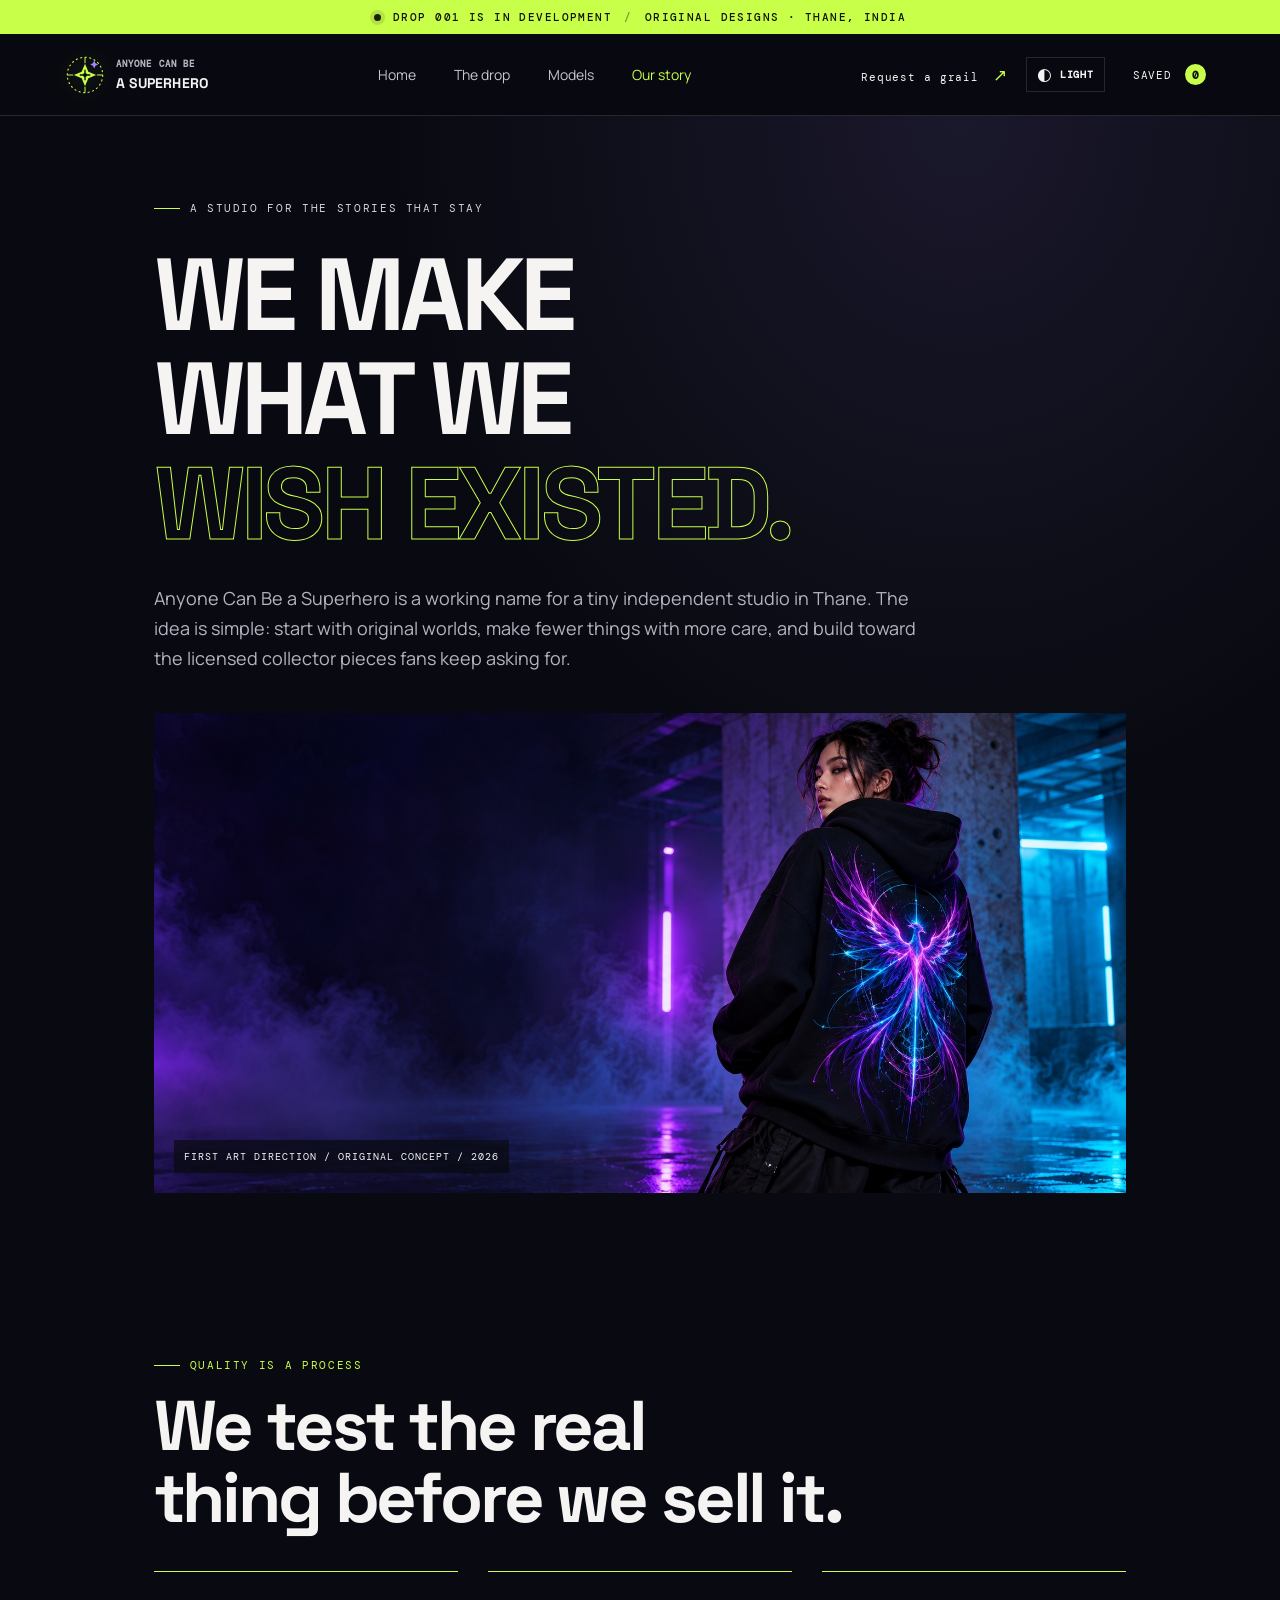
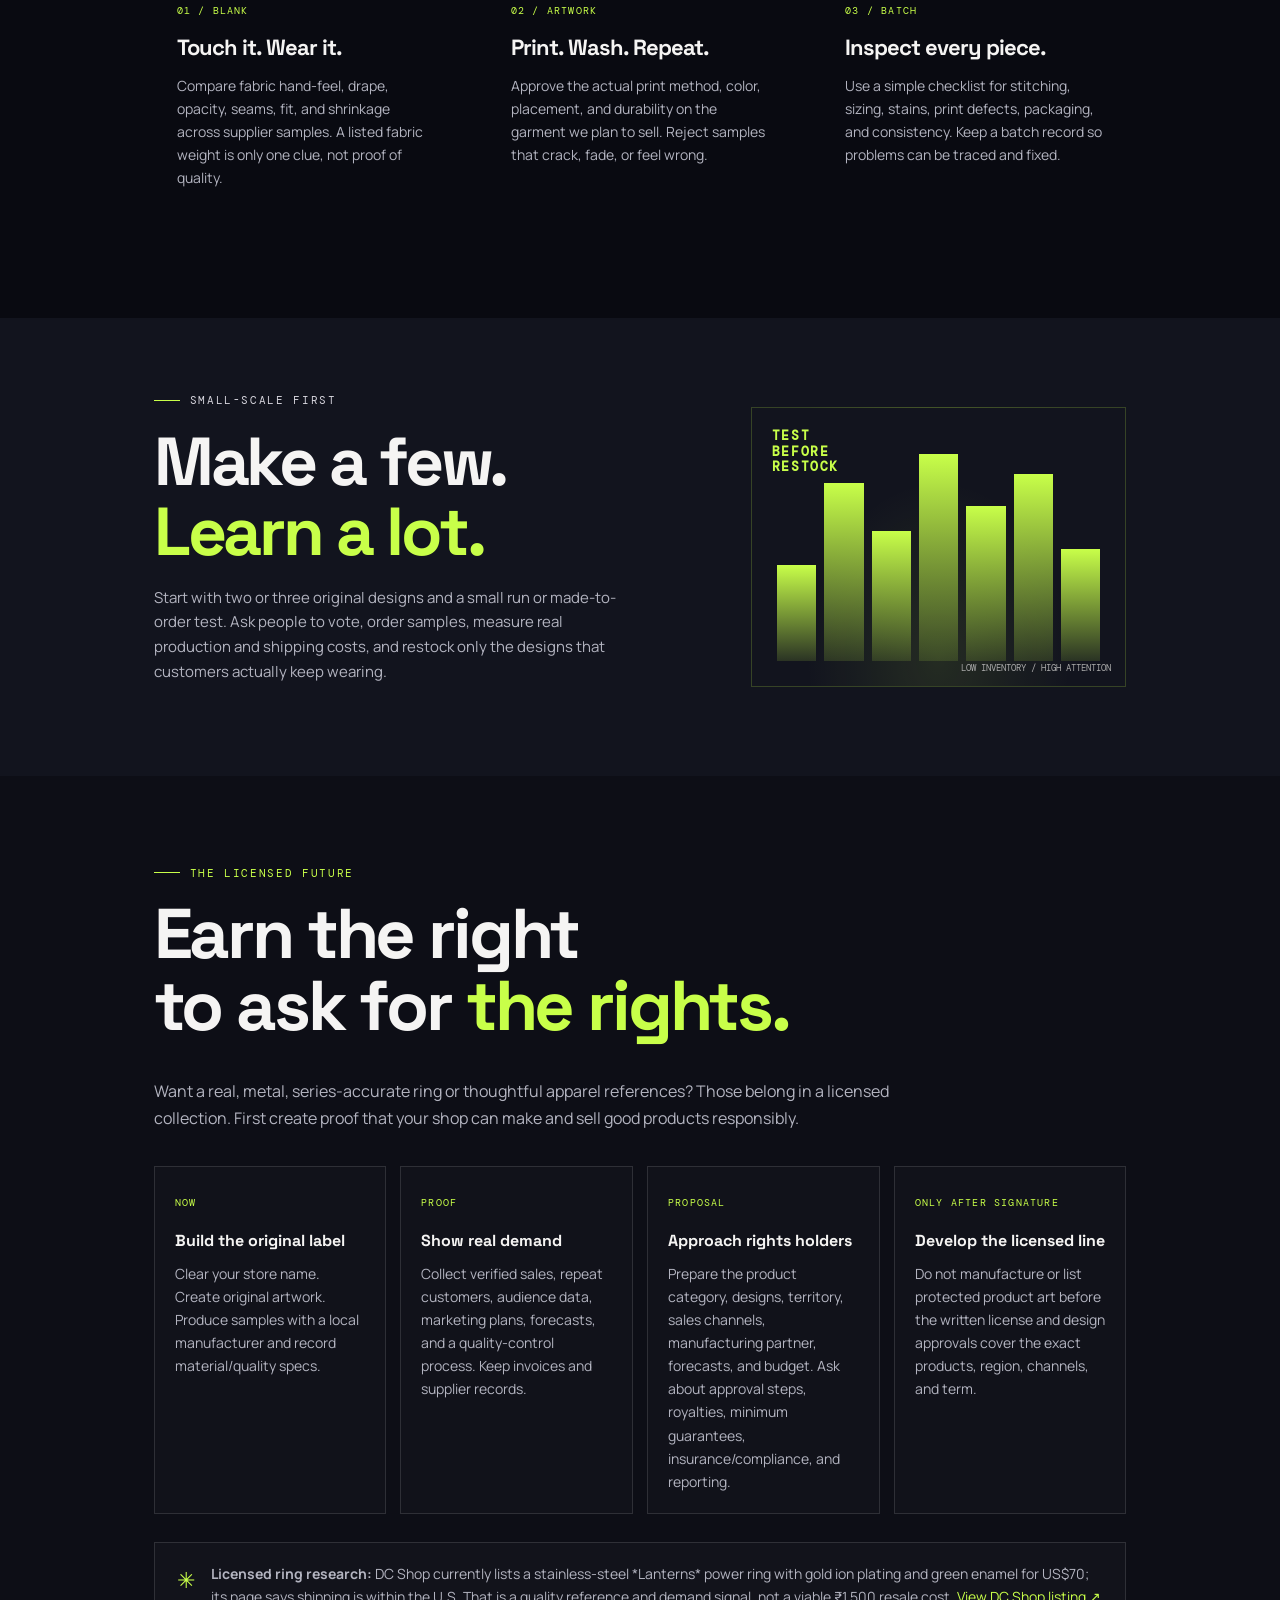
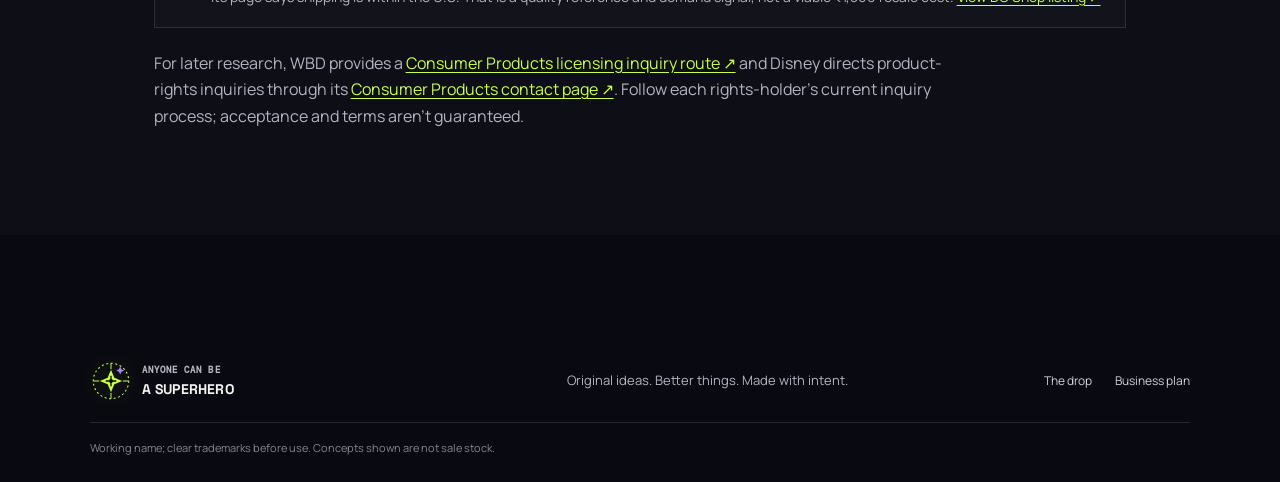
<file: story.html>
<!doctype html><html lang="en"><head><meta charset="utf-8"><meta name="viewport" content="width=device-width,initial-scale=1"><meta name="theme-color" content="#090a11"><meta name="description" content="Anyone Can Be a Superhero — original small-run streetwear, inclusive fit studies, and collector picks."><title>Our Story — Anyone Can Be a Superhero</title><link rel="preconnect" href="https://fonts.googleapis.com"><link rel="preconnect" href="https://fonts.gstatic.com" crossorigin><link href="https://fonts.googleapis.com/css2?family=DM+Mono:wght@400;500&family=Manrope:wght@400;500;600;700;800&family=Space+Grotesk:wght@400;500;600;700&display=swap" rel="stylesheet"><link rel="stylesheet" href="styles.css"></head><body data-page="story"><div class="announcement"><span class="pulse"></span> DROP 001 IS IN DEVELOPMENT <span class="announce-sep">/</span> ORIGINAL DESIGNS · THANE, INDIA</div><header class="nav-wrap"><a class="brand" href="index.html" aria-label="Anyone Can Be a Superhero home"><img class="brand-mark" src="assets/brand-mark.svg" alt=""><span class="brand-name"><b>ANYONE CAN BE</b><strong>A SUPERHERO</strong></span></a><nav class="main-nav"><a href="index.html">Home</a><a href="shop.html">The drop</a><a href="models.html">Models</a><a class="active" href="story.html">Our story</a></nav><div class="nav-actions"><a class="nav-request" href="index.html#collector-request">Request a grail <span>↗</span></a><button class="theme-trigger" data-theme-toggle aria-label="Switch to light theme" title="Toggle theme"><span aria-hidden="true">◐</span><b>LIGHT</b></button><button class="watch-trigger" data-open-watch aria-label="Open saved items">SAVED <b class="saved-count">0</b></button><button class="menu-toggle" aria-label="Open menu">☰</button></div></header><main class="story-main"><section class="story-hero"><div class="eyebrow"><span class="eyebrow-line"></span> A STUDIO FOR THE STORIES THAT STAY</div><h1>WE MAKE<br>WHAT WE<br><em>WISH EXISTED.</em></h1><p>Anyone Can Be a Superhero is a working name for a tiny independent studio in Thane. The idea is simple: start with original worlds, make fewer things with more care, and build toward the licensed collector pieces fans keep asking for.</p><div class="story-image"><img src="assets/hero-cyber-hoodie.jpg" alt="Original neon-art hoodie concept on a model"><span>FIRST ART DIRECTION / ORIGINAL CONCEPT / 2026</span></div></section><section class="story-principles" id="quality"><div class="eyebrow lime"><span class="eyebrow-line"></span> QUALITY IS A PROCESS</div><h2>We test the real<br>thing before we sell it.</h2><div class="principle-grid"><article><span>01 / BLANK</span><h3>Touch it. Wear it.</h3><p>Compare fabric hand-feel, drape, opacity, seams, fit, and shrinkage across supplier samples. A listed fabric weight is only one clue, not proof of quality.</p></article><article><span>02 / ARTWORK</span><h3>Print. Wash. Repeat.</h3><p>Approve the actual print method, color, placement, and durability on the garment we plan to sell. Reject samples that crack, fade, or feel wrong.</p></article><article><span>03 / BATCH</span><h3>Inspect every piece.</h3><p>Use a simple checklist for stitching, sizing, stains, print defects, packaging, and consistency. Keep a batch record so problems can be traced and fixed.</p></article></div></section><section class="production-section"><div><div class="eyebrow"><span class="eyebrow-line"></span> SMALL-SCALE FIRST</div><h2>Make a few.<br><em>Learn a lot.</em></h2><p>Start with two or three original designs and a small run or made-to-order test. Ask people to vote, order samples, measure real production and shipping costs, and restock only the designs that customers actually keep wearing.</p></div><div class="production-card"><span class="production-stamp">TEST<br>BEFORE<br>RESTOCK</span><div class="production-bars"><i></i><i></i><i></i><i></i><i></i><i></i><i></i></div><span class="production-caption">LOW INVENTORY / HIGH ATTENTION</span></div></section><section class="license-roadmap" id="licensing"><div class="eyebrow lime"><span class="eyebrow-line"></span> THE LICENSED FUTURE</div><h2>Earn the right<br>to ask for <em>the rights.</em></h2><p>Want a real, metal, series-accurate ring or thoughtful apparel references? Those belong in a licensed collection. First create proof that your shop can make and sell good products responsibly.</p><div class="roadmap-steps"><article><span>NOW</span><b>Build the original label</b><p>Clear your store name. Create original artwork. Produce samples with a local manufacturer and record material/quality specs.</p></article><article><span>PROOF</span><b>Show real demand</b><p>Collect verified sales, repeat customers, audience data, marketing plans, forecasts, and a quality-control process. Keep invoices and supplier records.</p></article><article><span>PROPOSAL</span><b>Approach rights holders</b><p>Prepare the product category, designs, territory, sales channels, manufacturing partner, forecasts, and budget. Ask about approval steps, royalties, minimum guarantees, insurance/compliance, and reporting.</p></article><article><span>ONLY AFTER SIGNATURE</span><b>Develop the licensed line</b><p>Do not manufacture or list protected product art before the written license and design approvals cover the exact products, region, channels, and term.</p></article></div><div class="rights-note"><span>✳</span><p><b>Licensed ring research:</b> DC Shop currently lists a stainless-steel *Lanterns* power ring with gold ion plating and green enamel for US$70; its page says shipping is within the U.S. That is a quality reference and demand signal, not a viable ₹1,500 resale cost. <a href="https://shop.dc.com/products/lanterns-green-lantern-power-ring" target="_blank" rel="noopener">View DC Shop listing ↗</a></p></div><p class="licensing-link">For later research, WBD provides a <a href="https://seeker.warnerbros.com/" target="_blank" rel="noopener">Consumer Products licensing inquiry route ↗</a> and Disney directs product-rights inquiries through its <a href="https://thewaltdisneycompany.com/contact-us/" target="_blank" rel="noopener">Consumer Products contact page ↗</a>. Follow each rights-holder’s current inquiry process; acceptance and terms aren’t guaranteed.</p></section></main><footer class="footer"><a class="brand" href="index.html" aria-label="Anyone Can Be a Superhero home"><img class="brand-mark" src="assets/brand-mark.svg" alt=""><span class="brand-name"><b>ANYONE CAN BE</b><strong>A SUPERHERO</strong></span></a><p>Original ideas. Better things. Made with intent.</p><div><a href="shop.html">The drop</a><a href="BUSINESS-PLAN.md">Business plan</a></div><small>Working name; clear trademarks before use. Concepts shown are not sale stock.</small></footer><div class="watch-backdrop" data-close-watch></div><aside class="watch-drawer" aria-label="Saved product watchlist"><div class="drawer-head"><div><span class="eyebrow lime">YOUR SHORTLIST</span><h2>WATCHLIST <span class="saved-count">0</span></h2></div><button class="close-watch" data-close-watch aria-label="Close watchlist">×</button></div><div class="watch-items" id="watchItems"></div><div class="drawer-bottom"><p>Saved locally in this browser. External products open at their retailer; original concepts are just votes until samples are approved.</p><a class="button lime-button full" href="shop.html#curated">Explore the Collector Radar <span>↗</span></a></div></aside><div class="toast" id="toast" role="status" aria-live="polite"></div><script src="store.js"></script></body></html>
</file>
<file: styles.css>
:root{--bg:#090a11;--panel:#11131d;--panel2:#171a26;--ink:#f5f4f3;--muted:#b3b4c0;--line:rgba(255,255,255,.12);--lime:#c8ff49;--violet:#a184ff;--cyan:#62f2ee;--red:#ff627c;--gold:#ffcf70;--display:'Space Grotesk',sans-serif;--body:'Manrope',sans-serif;--mono:'DM Mono',monospace}*{box-sizing:border-box}html{scroll-behavior:smooth;scroll-padding-top:100px}body{margin:0;background:var(--bg);color:var(--ink);font:16px/1.65 var(--body);overflow-x:hidden}a{color:inherit;text-decoration:none}button,input,select{font:inherit}button{color:inherit}img{max-width:100%;display:block}p{color:var(--muted);margin:0 0 1rem}h1,h2,h3{font-family:var(--display);line-height:1.02;letter-spacing:-.045em;margin:0}h1{font-size:clamp(3.6rem,8.8vw,8.5rem)}h2{font-size:clamp(2.5rem,5.3vw,5rem)}h3{font-size:1.4rem}em{font-style:normal;color:var(--lime)}.announcement{height:34px;display:flex;align-items:center;justify-content:center;gap:12px;background:var(--lime);color:#12150a;font:500 11px var(--mono);letter-spacing:.13em}.pulse{width:7px;height:7px;background:#18220b;border-radius:50%;box-shadow:0 0 0 4px #18220b20;animation:pulse 1.7s infinite}.announce-sep{opacity:.45}.nav-wrap{height:82px;padding:0 5vw;display:flex;align-items:center;justify-content:space-between;border-bottom:1px solid var(--line);position:sticky;top:0;z-index:30;background:#090a11eF;backdrop-filter:blur(16px)}.brand{display:flex;align-items:center;gap:11px;font:700 16px var(--display);letter-spacing:.08em}.brand>span:last-child{display:grid;line-height:1.1}.brand small{font:10px var(--mono);color:var(--muted);letter-spacing:.14em;margin-top:5px}.brand-symbol{font-size:34px;color:var(--lime);position:relative}.brand-symbol span{font-size:14px;position:absolute;top:0;right:-2px}.main-nav{display:flex;gap:38px;font-size:14px;color:#c6c6ce}.main-nav a{transition:color .2s}.main-nav a:hover,.main-nav a.active{color:var(--lime)}.nav-actions{display:flex;align-items:center;gap:18px}.nav-request,.watch-trigger{font:11px var(--mono);letter-spacing:.08em}.nav-request span{color:var(--lime);font-size:17px;margin-left:6px}.watch-trigger{background:none;border:0;cursor:pointer;padding:10px}.watch-trigger b{display:inline-grid;place-items:center;background:var(--lime);color:#12150a;border-radius:50%;width:21px;height:21px;margin-left:5px}.menu-toggle{display:none;border:1px solid var(--line);background:transparent;border-radius:5px;padding:7px 10px}.hero{min-height:690px;padding:75px 7vw 88px;display:grid;grid-template-columns:1.02fr .98fr;align-items:center;position:relative;overflow:hidden}.hero-glow{position:absolute;width:55vw;height:55vw;border-radius:50%;background:radial-gradient(circle,#a184ff23,transparent 65%);top:-10%;left:12%;pointer-events:none}.hero-content{position:relative;z-index:2;padding:0 2vw 15px 0}.eyebrow{font:11px var(--mono);letter-spacing:.15em;color:#d5d4dc;display:flex;align-items:center;gap:10px}.eyebrow-line{display:inline-block;width:26px;height:1px;background:var(--lime)}.eyebrow.lime{color:var(--lime)}.hero h1{margin:27px 0 24px}.hero h1 em{color:transparent;-webkit-text-stroke:1px var(--lime);text-shadow:0 0 32px #c8ff4920}.hero-content>p{font-size:18px;max-width:510px;line-height:1.7}.hero-ctas{display:flex;align-items:center;gap:26px;margin-top:31px}.button{min-height:52px;padding:0 20px;border:1px solid transparent;display:inline-flex;align-items:center;justify-content:center;gap:26px;font:600 13px var(--body);transition:transform .25s,background .25s,border .25s;cursor:pointer}.button:hover{transform:translateY(-3px)}.button span{font-size:19px}.primary{background:var(--lime);color:#11140b}.primary:hover,.lime-button:hover{box-shadow:0 9px 32px #c8ff4933}.text-link{font-size:13px;color:#e0dfe5}.text-link span{color:var(--lime);margin-left:6px}.hero-proof{display:flex;gap:22px;margin-top:55px;flex-wrap:wrap}.hero-proof span{font:10px var(--mono);letter-spacing:.07em;color:#c2c2ca}.hero-proof b{color:var(--lime);margin-right:6px}.hero-image-wrap{height:min(590px,68vw);min-height:400px;position:relative;overflow:hidden;background:#161322}.hero-image-wrap:after{content:"";position:absolute;inset:0;background:linear-gradient(0deg,#08091188,transparent 52%),linear-gradient(90deg,#090a1133,transparent 45%);pointer-events:none}.hero-image-wrap img{width:100%;height:100%;object-fit:cover;animation:slowzoom 18s ease-in-out infinite alternate}.image-index,.hero-vertical{position:absolute;z-index:2;font:10px var(--mono);letter-spacing:.13em}.image-index{bottom:22px;left:24px}.image-index span{color:var(--lime);margin-left:10px}.hero-vertical{right:14px;top:23px;writing-mode:vertical-rl;color:#d6d3e1}.hero-scroll{position:absolute;bottom:25px;left:7vw;font:10px var(--mono);letter-spacing:.13em;color:#aaa}.hero-scroll span{color:var(--lime);margin-left:10px}.ticker{overflow:hidden;white-space:nowrap;background:var(--lime);color:#11140b;font:700 13px var(--mono);letter-spacing:.15em;padding:14px 0}.ticker>div{animation:marquee 28s linear infinite;width:max-content}.ticker b{padding:0 32px}.section{padding:112px 7vw}.section-head{display:flex;align-items:end;justify-content:space-between;gap:30px;margin-bottom:28px}.section-head h2{margin-top:19px}.section-intro{font-size:16px;max-width:760px;line-height:1.75;margin-bottom:34px}.product-grid{display:grid;grid-template-columns:repeat(3,minmax(0,1fr));gap:20px}.product-card{min-width:0}.product-photo{height:390px;display:block;position:relative;overflow:hidden;background:#161722}.product-photo img{height:100%;width:100%;object-fit:cover;transition:transform .7s cubic-bezier(.2,.7,.2,1),filter .4s}.product-card:hover .product-photo img{transform:scale(1.055);filter:saturate(1.12)}.product-index,.product-plus,.concept-overlay{position:absolute;z-index:2}.product-index{top:16px;left:16px;font:10px var(--mono);letter-spacing:.12em;background:#080911b8;padding:8px}.product-plus{right:15px;top:13px;font-size:23px}.concept-overlay{bottom:14px;left:16px;font:10px/1.6 var(--mono);letter-spacing:.12em;color:var(--lime)}.product-card-info{padding:18px 2px}.product-meta,.merch-meta,.retailer-line,.product-title-row{display:flex;justify-content:space-between;gap:12px;align-items:center}.product-meta,.merch-meta{font:10px var(--mono);letter-spacing:.1em;color:#bdbdc7}.product-meta span:last-child{color:var(--lime)}.product-title-row{margin:11px 0 9px;align-items:start}.product-title-row h3{font-size:22px}.product-title-row b{color:var(--lime);font:13px var(--mono);white-space:nowrap}.product-card-info>p{font-size:14px;min-height:46px}.vote-button{width:100%;display:flex;justify-content:space-between;align-items:center;padding:11px 13px;background:transparent;border:1px solid var(--line);font-size:13px;cursor:pointer;transition:.2s}.vote-button:hover,.vote-button.voted{border-color:var(--lime);color:var(--lime)}.vote-button span{font-size:18px}.drop-note,.affiliate-note,.rights-note{display:flex;gap:16px;align-items:center;padding:19px 22px;border:1px solid var(--line);background:#ffffff05;margin-top:26px}.drop-note>span,.affiliate-note>span,.rights-note>span{color:var(--lime);font-size:22px}.drop-note p,.affiliate-note p,.rights-note p{margin:0;flex:1;font-size:14px}.drop-note a{font-size:13px;color:var(--lime);white-space:nowrap}.radar-catalog{background:linear-gradient(180deg,#0d0f18,#10121c)}.radar-catalog .section-head h2{font-size:clamp(2.6rem,5vw,4.8rem)}.merch-grid{display:grid;grid-template-columns:repeat(3,minmax(0,1fr));gap:18px}.merch-card{border:1px solid var(--line);background:var(--panel);min-width:0;transition:transform .3s,border-color .3s}.merch-card:hover{transform:translateY(-5px);border-color:#c8ff4966}.merch-art{height:190px;position:relative;overflow:hidden;display:grid;place-items:center;background:radial-gradient(circle at 50% 52%,#314d3066,transparent 45%),linear-gradient(135deg,#182126,#11121a)}.merch-art:before,.merch-art:after{content:"";position:absolute;border:1px solid #ffffff19;border-radius:50%;width:190px;height:190px;animation:orbit 18s linear infinite}.merch-art:after{width:250px;height:250px;border-style:dashed;animation-direction:reverse}.merch-art.art-red{background:radial-gradient(circle at 50% 55%,#6f202866,transparent 48%),linear-gradient(135deg,#25151d,#11121a)}.merch-art.art-violet{background:radial-gradient(circle at 50% 55%,#50397970,transparent 48%),linear-gradient(135deg,#211a32,#11121a)}.merch-art.art-gold{background:radial-gradient(circle at 50% 55%,#7b5b2670,transparent 48%),linear-gradient(135deg,#2c2519,#11121a)}.merch-art.art-blue{background:radial-gradient(circle at 50% 55%,#23507777,transparent 48%),linear-gradient(135deg,#172533,#11121a)}.merch-art.art-ink{background:radial-gradient(circle at 50% 55%,#39405677,transparent 48%),linear-gradient(135deg,#20232e,#11121a)}.merch-kind,.merch-serial{position:absolute;top:14px;font:9px var(--mono);letter-spacing:.1em;color:#e3e1e9}.merch-kind{left:15px}.merch-serial{right:15px;color:#aaa}.merch-glyph{position:relative;z-index:1;font:700 62px var(--display);color:var(--lime);text-shadow:0 0 24px #c8ff4977}.art-red .merch-glyph{color:#ff7181;text-shadow:0 0 24px #ff526a66}.art-violet .merch-glyph{color:#c1a6ff}.art-gold .merch-glyph{color:#ffd880}.merch-content{padding:17px}.merch-meta{margin-bottom:11px}.merch-meta span:last-child{color:var(--lime)}.merch-content h3{font-size:19px;min-height:47px;margin-bottom:12px}.retailer-line{font-size:12px;color:#c5c4ce;align-items:start}.retailer-line b{color:var(--lime);font-family:var(--mono);white-space:nowrap}.merch-content>p{font-size:13px;line-height:1.65;margin:14px 0 8px;min-height:64px}.availability{display:block;min-height:42px;color:#aaaab7;font-size:11px;line-height:1.6}.merch-actions{display:flex;gap:9px;margin-top:14px}.external-button{background:var(--lime);color:#10130a;flex:1;min-height:45px;padding:0 12px;font-size:12px}.save-item{width:46px;border:1px solid var(--line);background:transparent;font-size:22px;cursor:pointer}.save-item.saved{color:var(--lime);border-color:var(--lime)}.affiliate-note{align-items:start}.affiliate-note p{font-size:13px}.manifesto{position:relative;overflow:hidden;min-height:660px;padding:100px 10vw;display:grid;grid-template-columns:1fr 1fr;align-items:center;background:linear-gradient(120deg,#13141d,#0d0f17)}.manifesto-copy{position:relative;z-index:2}.manifesto h2{font-size:clamp(3.2rem,7vw,7rem);margin:24px 0}.manifesto-copy>p{max-width:480px;font-size:16px}.outline{border-color:#c8ff4977;color:var(--lime);background:transparent;margin-top:18px}.quality-list{position:relative;z-index:2;border-top:1px solid var(--line)}.quality-list>div{padding:22px 0;border-bottom:1px solid var(--line);display:grid;grid-template-columns:40px 1fr;column-gap:15px}.quality-list>div>span{color:var(--lime);font:12px var(--mono);grid-row:span 2}.quality-list b{font:12px var(--mono);letter-spacing:.08em}.quality-list p{font-size:13px;margin:6px 0 0}.manifesto-orbit{position:absolute;border:1px solid #a184ff22;border-radius:50%;width:480px;height:480px;right:-160px;top:6%;animation:orbit 36s linear infinite}.orbit-two{width:340px;height:340px;right:-90px;top:16%;border-color:#c8ff4922;animation-direction:reverse}.radar{display:grid;grid-template-columns:.9fr 1.1fr;gap:8vw;align-items:center;background:#0d0e16}.radar-art{aspect-ratio:1;max-width:470px;margin:auto;border:1px solid #c8ff493c;border-radius:50%;position:relative;display:grid;place-items:center;background:radial-gradient(circle,#c8ff4910,transparent 60%);box-shadow:inset 0 0 60px #c8ff4908,0 0 70px #c8ff4908}.radar-ring{position:absolute;border:1px solid #c8ff4930;border-radius:50%;inset:12%}.ring-b{inset:27%}.ring-c{inset:42%;border-color:#c8ff4955}.radar-center{font-size:48px;color:var(--lime);animation:spin 14s linear infinite}.radar-label{position:absolute;font:9px var(--mono);letter-spacing:.1em;color:var(--lime)}.label-top{top:14%;left:50%;transform:translateX(-50%)}.label-bottom{bottom:14%;left:50%;transform:translateX(-50%)}.radar-copy h2{margin:21px 0}.radar-copy>p{font-size:15px}.request-form{display:grid;gap:10px;margin-top:27px}.request-form label{font:10px var(--mono);letter-spacing:.1em;color:#d8d6df}.request-row{display:flex;gap:8px}.request-form input,.newsletter input{min-width:0;background:#fff;color:#12131a;border:0;padding:0 15px;min-height:52px;font-size:14px;flex:1}.request-form input::placeholder,.newsletter input::placeholder{color:#777}.request-form .button{white-space:nowrap}.email-label{margin-top:9px}.email-label span{color:#8f8e99}.request-form>input{flex:none;width:100%}.form-note{color:#9999a5;display:block;margin-top:13px;font-size:11px}.license-strip{padding:45px 7vw;background:var(--lime);color:#10130a;display:grid;grid-template-columns:100px 1fr auto;gap:30px;align-items:center}.license-strip .eyebrow{color:#354315}.license-strip h2{font-size:clamp(1.8rem,3vw,3rem);margin:9px 0}.license-strip h2 em{color:transparent;-webkit-text-stroke:1px #18220b}.license-strip p{color:#344019;margin:0;font-size:14px}.license-mark{font:700 20px/.88 var(--display);letter-spacing:.08em}.license-mark span{color:#596b27}.license-strip .outline{border-color:#17200b;color:#11140b;margin:0}.newsletter{padding:65px 7vw;display:flex;align-items:center;justify-content:space-between;gap:40px;border-bottom:1px solid var(--line)}.newsletter h2{font-size:clamp(2rem,4vw,3.4rem);margin-top:10px}.newsletter form{display:grid;grid-template-columns:minmax(190px,1fr) auto;gap:8px;width:min(500px,50%)}.newsletter form small{grid-column:1/-1;color:#9999a5;font-size:11px}.footer{padding:45px 7vw 25px;display:grid;grid-template-columns:1fr 1fr auto;gap:20px;align-items:center}.footer>p{margin:0;font-size:13px}.footer>div{display:flex;gap:23px;font-size:12px;color:#d3d2d9}.footer>small{grid-column:1/-1;border-top:1px solid var(--line);padding-top:16px;color:#858591;font-size:11px}.watch-backdrop{position:fixed;inset:0;background:#0009;z-index:48;opacity:0;visibility:hidden;transition:.3s}.watch-drawer{position:fixed;z-index:49;right:0;top:0;bottom:0;width:min(450px,100%);background:#11131b;padding:28px;transform:translateX(105%);transition:transform .35s;display:flex;flex-direction:column;border-left:1px solid var(--line)}.watch-open .watch-backdrop{opacity:1;visibility:visible}.watch-open .watch-drawer{transform:none}.drawer-head{display:flex;justify-content:space-between;align-items:center;padding-bottom:20px;border-bottom:1px solid var(--line)}.drawer-head h2{font-size:27px;margin-top:8px}.drawer-head h2 span{font:13px var(--mono);color:var(--lime)}.close-watch{background:none;border:0;font-size:30px;cursor:pointer}.watch-items{overflow:auto;flex:1}.watch-empty{display:grid;gap:8px;text-align:center;margin:50px 0;color:#ddd}.watch-empty>span{font-size:35px;color:var(--lime)}.watch-empty small,.watch-row small{color:var(--muted)}.watch-row{display:grid;grid-template-columns:48px 1fr auto;gap:12px;padding:16px 0;border-bottom:1px solid var(--line);align-items:center}.watch-row-art{width:45px;height:45px;background:#1c2420;display:grid;place-items:center;color:var(--lime);font:20px var(--display)}.watch-row>div:nth-child(2){display:grid;gap:4px;font-size:13px}.watch-row small{font-size:10px}.watch-row a{color:var(--lime);font-size:11px}.watch-row button{background:none;border:0;font-size:23px;cursor:pointer}.drawer-bottom{border-top:1px solid var(--line);padding-top:16px}.drawer-bottom p{font-size:12px}.lime-button{background:var(--lime);color:#11140b}.full{width:100%}.toast{position:fixed;z-index:60;bottom:22px;left:50%;transform:translate(-50%,20px);opacity:0;pointer-events:none;background:var(--lime);color:#10130a;padding:13px 20px;font-size:13px;transition:.25s}.toast.show{opacity:1;transform:translate(-50%,0)}.shop-main{padding-bottom:80px}.shop-hero{padding:95px 7vw 70px;background:radial-gradient(ellipse at 75% 15%,#a184ff1d,transparent 42%),#0b0c14}.shop-hero h1{margin:25px 0;font-size:clamp(3.5rem,8vw,7.5rem)}.shop-hero h1 em{color:transparent;-webkit-text-stroke:1px var(--lime)}.shop-hero>p{font-size:18px;max-width:620px}.shop-meta{display:flex;gap:35px;margin-top:38px;font:10px var(--mono);letter-spacing:.12em;color:#c0bfca}.shop-meta span:first-child{color:var(--lime)}.curated-shelf{padding:75px 7vw 95px}.radar-updated{font:10px var(--mono);letter-spacing:.08em;color:#a5a4b0}.merch-filter,.filter-group{display:flex;gap:8px;flex-wrap:wrap;margin:25px 0}.merch-filter-btn,.filter{padding:10px 15px;border:1px solid var(--line);background:transparent;color:#c9c8d0;cursor:pointer;font-size:12px}.merch-filter-btn.active,.filter.active{background:var(--lime);border-color:var(--lime);color:#11140b}.studio-drop-head{padding:80px 7vw 20px;border-top:1px solid var(--line)}.studio-drop-head h2{margin:16px 0}.studio-drop-head>p{font-size:15px}.shop-toolbar{padding:0 7vw;display:flex;justify-content:space-between;align-items:center;gap:20px}.shop-toolbar .filter-group{margin:12px 0}.sort-label{font:10px var(--mono);letter-spacing:.1em;color:#aaa}.sort-label select{background:#171923;color:#fff;border:1px solid var(--line);padding:10px;margin-left:8px}.shop-grid{padding:10px 7vw 70px}.product-main{padding:45px 7vw 100px}.back-link{font:11px var(--mono);letter-spacing:.08em;color:#bdbdc7}.product-detail{display:grid;grid-template-columns:1fr .85fr;gap:8vw;margin:35px auto 75px;max-width:1300px}.detail-image{height:650px;position:relative;overflow:hidden;background:#171822}.detail-image img{width:100%;height:100%;object-fit:cover}.detail-image>span{position:absolute;bottom:18px;left:20px;font:10px var(--mono);letter-spacing:.12em;background:#090a11bd;padding:10px}.detail-copy{align-self:center}.detail-code{font:10px var(--mono);letter-spacing:.13em;color:#9b9aa6;margin:22px 0}.detail-copy h1{font-size:clamp(3.2rem,6vw,6rem)}.detail-price{color:var(--lime);font:21px var(--mono);margin:23px 0;display:grid;gap:5px}.detail-price small{color:#aaa;font-size:9px;letter-spacing:.1em}.detail-lead{font-size:17px}.detail-quality{border-top:1px solid var(--line);border-bottom:1px solid var(--line);padding:16px 0;margin:25px 0}.detail-quality>span,.detail-specs span{font:10px var(--mono);letter-spacing:.11em;color:var(--lime)}.detail-quality p{font-size:13px;margin:7px 0 0}.detail-specs{display:grid;grid-template-columns:repeat(3,1fr);gap:12px;margin:25px 0}.detail-specs>div{display:grid;gap:8px}.detail-specs b{font-size:12px}.detail-vote{margin:7px 0}.fine-print{font-size:11px;margin-top:15px}.sample-callout{padding:24px;border:1px solid #c8ff4944;display:flex;align-items:center;gap:20px}.sample-icon{font-size:35px;color:var(--lime)}.sample-callout b{font:12px var(--mono);color:var(--lime)}.sample-callout p{margin:5px 0 0;font-size:13px}.sample-callout>a{font-size:12px;color:var(--lime);white-space:nowrap}.story-main{padding-bottom:80px}.story-hero{padding:85px 12vw 75px;background:radial-gradient(ellipse at 75% 0,#a184ff1c,transparent 42%)}.story-hero h1{font-size:clamp(3.7rem,8vw,8rem);margin:28px 0}.story-hero h1 em{color:transparent;-webkit-text-stroke:1px var(--lime)}.story-hero>p{font-size:18px;max-width:780px}.story-image{height:480px;margin-top:40px;position:relative;overflow:hidden}.story-image img{width:100%;height:100%;object-fit:cover;object-position:center 40%}.story-image span{position:absolute;left:20px;bottom:20px;background:#090a11b8;padding:10px;font:10px var(--mono);letter-spacing:.1em}.story-principles,.license-roadmap{padding:90px 12vw}.story-principles h2,.license-roadmap h2{font-size:clamp(2.8rem,5.5vw,5rem);margin:19px 0 36px}.principle-grid{display:grid;grid-template-columns:repeat(3,1fr);gap:30px}.principle-grid article{padding:23px;border-top:1px solid var(--lime)}.principle-grid article>span,.roadmap-steps article>span{font:10px var(--mono);letter-spacing:.12em;color:var(--lime)}.principle-grid h3{margin:15px 0;font-size:22px}.principle-grid p,.roadmap-steps p{font-size:14px}.production-section{padding:75px 12vw;background:#12141e;display:grid;grid-template-columns:1fr .8fr;gap:10vw;align-items:center}.production-section h2{margin:20px 0}.production-section>div:first-child>p{font-size:15px}.production-card{height:280px;border:1px solid #c8ff4933;display:flex;align-items:end;gap:8px;padding:25px;position:relative;background:radial-gradient(ellipse at 50% 90%,#c8ff491a,transparent 50%)}.production-bars{display:flex;align-items:end;gap:8px;height:100%;width:100%}.production-bars i{flex:1;background:linear-gradient(0deg,#c8ff4922,var(--lime));height:var(--h,42%);animation:bar 2s ease-in-out infinite alternate}.production-bars i:nth-child(2){height:78%;--h:55%;animation-delay:.2s}.production-bars i:nth-child(3){height:57%;--h:80%;animation-delay:.4s}.production-bars i:nth-child(4){height:91%;--h:61%;animation-delay:.6s}.production-bars i:nth-child(5){height:68%;--h:88%;animation-delay:.8s}.production-bars i:nth-child(6){height:82%;--h:51%;animation-delay:1s}.production-bars i:nth-child(7){height:49%;--h:73%;animation-delay:1.2s}.production-stamp{position:absolute;top:20px;left:20px;color:var(--lime);font:700 13px/1.2 var(--mono);letter-spacing:.12em}.production-caption{position:absolute;bottom:12px;right:14px;font:9px var(--mono);color:#aaa}.license-roadmap{background:#0d0e16}.license-roadmap>p{max-width:800px;font-size:16px}.roadmap-steps{display:grid;grid-template-columns:repeat(4,1fr);gap:14px;margin-top:35px}.roadmap-steps article{padding:20px;border:1px solid var(--line);background:#ffffff04}.roadmap-steps b{display:block;margin:14px 0 8px;font-family:var(--display)}.roadmap-steps p{margin:0}.rights-note{align-items:start;margin-top:28px}.rights-note p{font-size:14px}.rights-note a,.licensing-link a{color:var(--lime);text-decoration:underline;text-underline-offset:3px}.licensing-link{font-size:13px;margin-top:22px}.reveal{opacity:0;transform:translateY(22px);transition:opacity .7s,transform .7s}.reveal.is-visible{opacity:1;transform:none}[hidden]{display:none!important}.sr-only{position:absolute;width:1px;height:1px;padding:0;margin:-1px;overflow:hidden;clip:rect(0,0,0,0);white-space:nowrap;border:0}@keyframes pulse{50%{box-shadow:0 0 0 8px #18220b10}}@keyframes slowzoom{to{transform:scale(1.055)}}@keyframes marquee{to{transform:translateX(-50%)}}@keyframes orbit{to{transform:rotate(360deg)}}@keyframes spin{to{transform:rotate(360deg)}}@keyframes bar{to{height:var(--h,42%)}}@media(max-width:1050px){.hero{padding-left:5vw;padding-right:5vw}.section,.curated-shelf,.shop-hero,.story-principles,.license-roadmap{padding-left:5vw;padding-right:5vw}.product-photo{height:320px}.merch-grid{grid-template-columns:repeat(2,1fr)}.product-detail{gap:4vw}.footer{padding-left:5vw;padding-right:5vw}.radar{gap:5vw}.nav-wrap{padding:0 4vw}}@media(max-width:760px){body{font-size:15px}.announcement{font-size:9px;letter-spacing:.07em}.nav-wrap{height:70px}.main-nav{display:none;position:absolute;left:0;right:0;top:70px;background:#10121b;padding:20px 6vw 25px;flex-direction:column;gap:16px;border-bottom:1px solid var(--line)}.main-nav.nav-open{display:flex}.nav-request{display:none}.menu-toggle{display:block}.watch-trigger{font-size:0}.watch-trigger b{font-size:11px}.hero{padding:56px 6vw 75px;grid-template-columns:1fr;gap:35px}.hero h1{font-size:clamp(3.6rem,15vw,6.2rem)}.hero-content>p{font-size:16px}.hero-proof{gap:13px;margin-top:33px}.hero-proof span{font-size:9px}.hero-image-wrap{height:115vw;min-height:390px;max-height:620px}.hero-scroll{left:6vw}.section{padding:75px 6vw}.section-head{align-items:start;flex-direction:column}.section-head h2{font-size:clamp(2.3rem,10vw,4rem)}.product-grid{grid-template-columns:1fr;gap:12px}.product-photo{height:110vw;max-height:550px}.product-card-info>p{min-height:auto}.merch-grid{grid-template-columns:1fr}.merch-art{height:210px}.merch-content h3{min-height:0}.merch-content>p{min-height:0}.availability{min-height:0}.drop-note{align-items:start;flex-wrap:wrap}.drop-note p{flex-basis:calc(100% - 45px)}.drop-note a{margin-left:40px}.manifesto{padding:75px 7vw;grid-template-columns:1fr;gap:45px}.manifesto h2{font-size:clamp(3.5rem,14vw,6rem)}.radar{padding:75px 7vw;grid-template-columns:1fr;gap:50px}.radar-art{width:85%}.request-row{flex-direction:column}.request-form .button{width:100%}.license-strip{padding:32px 7vw;grid-template-columns:60px 1fr;gap:17px}.license-strip .button{grid-column:1/-1}.newsletter{padding:48px 7vw;align-items:stretch;flex-direction:column}.newsletter form{width:100%;grid-template-columns:1fr}.newsletter form small{grid-column:auto}.footer{padding:38px 7vw 22px;grid-template-columns:1fr;gap:15px}.footer>div{flex-wrap:wrap}.footer>small{grid-column:auto}.shop-hero{padding:70px 7vw 55px}.shop-hero h1{font-size:clamp(3.6rem,15vw,6.5rem)}.shop-meta{gap:15px;flex-wrap:wrap;font-size:9px}.curated-shelf{padding:60px 6vw}.shop-toolbar{padding:0 6vw;align-items:start;flex-direction:column}.shop-toolbar .filter-group{margin:8px 0}.shop-grid{padding:10px 6vw 55px}.studio-drop-head{padding:62px 6vw 15px}.product-detail{grid-template-columns:1fr;gap:35px;margin-top:22px}.detail-image{height:110vw;max-height:600px}.product-main{padding:30px 6vw 70px}.detail-copy h1{font-size:clamp(3.2rem,13vw,5.4rem)}.sample-callout{align-items:start;flex-wrap:wrap}.sample-callout>a{margin-left:55px}.story-hero{padding:65px 7vw 55px}.story-hero h1{font-size:clamp(3.5rem,14vw,6rem)}.story-hero>p{font-size:16px}.story-image{height:100vw;max-height:500px}.story-principles,.license-roadmap{padding:65px 7vw}.principle-grid{grid-template-columns:1fr;gap:8px}.production-section{padding:60px 7vw;grid-template-columns:1fr;gap:30px}.production-card{height:230px}.roadmap-steps{grid-template-columns:1fr 1fr}.radar-updated{font-size:9px}.watch-drawer{padding:22px}.reveal{transition-duration:.45s}}@media(max-width:430px){.brand{font-size:13px}.brand-symbol{font-size:28px}.brand small{font-size:8px}.nav-actions{gap:8px}.hero-ctas{align-items:flex-start;flex-direction:column;gap:17px}.hero-proof{display:grid;grid-template-columns:1fr 1fr}.license-strip{grid-template-columns:1fr}.license-mark{display:none}.roadmap-steps{grid-template-columns:1fr}.detail-specs{grid-template-columns:1fr}.detail-specs>div{display:flex;justify-content:space-between;border-bottom:1px solid var(--line);padding-bottom:9px}.newsletter h2{font-size:2.4rem}}@media(prefers-reduced-motion:reduce){*,*:before,*:after{animation-duration:.01ms!important;animation-iteration-count:1!important;scroll-behavior:auto!important;transition-duration:.01ms!important}.reveal{opacity:1;transform:none}}
/* New identity, inclusive campaign, theme switch and custom cursor */
.brand{gap:10px}.brand-mark{display:block;width:42px;height:42px;flex:none;filter:drop-shadow(0 0 12px #c8ff4930)}.brand-name{display:grid;line-height:1.04;letter-spacing:.04em}.brand-name b{font:600 9px var(--mono);color:var(--muted);letter-spacing:.12em}.brand-name strong{font:700 14px var(--display);letter-spacing:.015em;margin-top:4px}.theme-trigger{display:inline-flex;align-items:center;gap:7px;background:transparent;border:1px solid var(--line);padding:8px 10px;cursor:pointer;color:var(--ink);font:10px var(--mono);letter-spacing:.08em;transition:.2s}.theme-trigger:hover{border-color:var(--lime);color:var(--lime)}.theme-trigger span{font-size:17px;line-height:1}
.models-tease{display:grid;grid-template-columns:1.1fr .9fr;min-height:560px;background:#13151f;overflow:hidden}.models-tease-visual{position:relative;min-height:560px;overflow:hidden}.models-tease-visual:after{content:"";position:absolute;inset:0;background:linear-gradient(90deg,transparent 70%,#13151f 100%),linear-gradient(0deg,#08091188,transparent 44%)}.models-tease-visual img{width:100%;height:100%;position:absolute;inset:0;object-fit:cover;object-position:center 40%;transition:transform 1.1s}.models-tease:hover .models-tease-visual img{transform:scale(1.045)}.tease-label,.tease-number{position:absolute;z-index:2;font:10px var(--mono);letter-spacing:.12em}.tease-label{left:28px;top:25px;background:#080911b8;padding:9px 11px}.tease-number{right:32px;bottom:25px;color:var(--lime);font-size:13px}.models-tease-copy{align-self:center;padding:70px 9vw 70px 5vw}.models-tease-copy h2{font-size:clamp(3.1rem,6vw,6rem);margin:23px 0}.models-tease-copy>p{font-size:16px;max-width:430px}.models-tease-copy small{display:block;font-size:11px;color:#9696a2;margin-top:15px}
.models-main{overflow:hidden}.models-hero{min-height:700px;position:relative;display:grid;grid-template-columns:1fr .8fr;align-items:center;padding:55px 7vw 75px;background:radial-gradient(ellipse at 80% 15%,#a184ff1a,transparent 45%)}.models-hero-image{height:min(650px,65vw);min-height:480px;position:relative;overflow:hidden;grid-column:1;grid-row:1;background:#11131b;clip-path:polygon(0 0,93% 0,100% 12%,100% 100%,7% 100%,0 90%)}.models-hero-image img{width:100%;height:100%;object-fit:cover;object-position:58% center;animation:slowzoom 22s ease-in-out infinite alternate}.models-hero-image:after{content:"";position:absolute;inset:0;background:linear-gradient(90deg,#090a1115,#090a1144)}.models-photo-note{position:absolute;z-index:2;left:20px;bottom:20px;font:9px var(--mono);letter-spacing:.09em;background:#080911bb;padding:8px 10px}.models-hero-copy{position:relative;z-index:2;grid-column:2;grid-row:1;margin-left:-38px;padding:55px 0 55px 45px}.models-hero-copy h1{font-size:clamp(4rem,8.7vw,8.3rem);margin:22px 0}.models-hero-copy h1 em{color:transparent;-webkit-text-stroke:1px var(--lime)}.models-hero-copy>p{font-size:18px;max-width:440px}.models-hero-copy .button{margin-top:17px}.model-index{font:10px var(--mono);letter-spacing:.1em;color:#9b9aa6;margin-top:35px}.models-hero-stamp{position:absolute;right:4vw;top:32px;z-index:3;color:var(--lime);font:700 13px/1.05 var(--mono);letter-spacing:.12em;transform:rotate(8deg);border:1px solid #c8ff4977;border-radius:50%;width:92px;height:92px;display:grid;place-content:center;text-align:center;animation:spin 24s linear infinite}.models-orbit{position:absolute;border:1px solid #c8ff4955;border-radius:50%;pointer-events:none}.orbit-a{width:240px;height:240px;right:-100px;top:13%;animation:orbit 20s linear infinite}.orbit-b{width:170px;height:170px;right:-65px;top:19%;border-style:dashed;animation:orbit 15s linear infinite reverse}.models-manifesto{padding:45px 9vw 42px;background:var(--lime);color:#11140b;display:grid;grid-template-columns:60px 1fr;column-gap:20px;align-items:center}.manifesto-mark{font-size:42px;animation:spin 20s linear infinite}.models-manifesto>p{color:#283019;font-size:16px;max-width:880px;margin:0}.manifesto-rules{grid-column:2;display:flex;gap:25px;flex-wrap:wrap;margin-top:20px;font:10px var(--mono);letter-spacing:.08em;color:#354315}.models-manifesto>small{grid-column:2;color:#455224;font-size:12px;margin-top:10px}.model-gallery{padding:105px 7vw 100px}.model-gallery-head{display:flex;justify-content:space-between;align-items:end;gap:25px;margin-bottom:35px}.model-gallery-head h2{font-size:clamp(3rem,6vw,6rem);margin-top:17px}.gallery-count{font:10px var(--mono);color:#aaa;letter-spacing:.1em}.model-grid{display:grid;grid-template-columns:1.08fr .92fr;gap:28px;align-items:start}.model-card{position:relative;transform:perspective(1100px) rotateX(var(--rx,0deg)) rotateY(var(--ry,0deg));transition:transform .16s ease-out;transform-style:preserve-3d}.model-card-wide{grid-column:1;grid-row:span 2}.model-card-tall{grid-column:2;margin-top:100px}.model-card-third{grid-column:2}.model-photo{height:620px;position:relative;overflow:hidden;background:#181a24}.model-card-tall .model-photo{height:500px}.model-card-third .model-photo{height:390px}.model-photo img{width:100%;height:100%;object-fit:cover;transition:transform .8s cubic-bezier(.2,.7,.2,1),filter .4s}.model-card:hover .model-photo img{transform:scale(1.035);filter:saturate(1.12)}.model-card-wide .model-photo img{object-position:47% center}.model-card-tall .model-photo img{object-position:center 30%}.model-card-third .model-photo img{object-position:68% center}.photo-count,.photo-arrow{position:absolute;z-index:2;top:16px;background:#080911bd;padding:9px 11px;font:10px var(--mono);letter-spacing:.1em}.photo-count{left:16px}.photo-arrow{right:16px;font-size:17px;color:var(--lime)}.model-caption{display:flex;justify-content:space-between;gap:22px;padding:17px 2px 5px;align-items:start}.model-caption>div>span{font:9px var(--mono);letter-spacing:.11em;color:var(--lime)}.model-caption h3{font-size:25px;margin-top:7px}.model-caption>p{font-size:12px;max-width:240px;margin:0}.models-runway{padding:15px 7vw 80px}.runway-label{display:flex;align-items:center;gap:12px;font:10px var(--mono);letter-spacing:.1em;color:#aaa;margin-bottom:16px}.runway-label span{color:var(--lime);margin-left:20px}.runway-label span:first-child{margin-left:0}.runway-image{min-height:620px;position:relative;overflow:hidden;display:flex;align-items:center;background:#151721}.runway-image:after{content:"";position:absolute;inset:0;background:linear-gradient(90deg,#090a11d9,transparent 78%)}.runway-image>img{position:absolute;inset:0;width:100%;height:100%;object-fit:cover;object-position:center 38%;animation:slowzoom 24s ease-in-out infinite alternate}.runway-copy{position:relative;z-index:2;padding:50px 7vw}.runway-copy h2{font-size:clamp(3.7rem,8vw,8rem);margin:20px 0}.runway-copy h2 em{color:transparent;-webkit-text-stroke:1px var(--lime)}.runway-circle{position:absolute;z-index:1;border:1px solid #c8ff4988;border-radius:50%;animation:orbit 20s linear infinite}.circle-one{width:380px;height:380px;right:12%;top:18%}.circle-two{width:270px;height:270px;right:17%;top:25%;border-style:dashed;animation-direction:reverse}.campaign-disclaimer{font-size:11px;margin:14px 0 0}.models-cta{padding:85px 7vw 100px;text-align:center;background:#11131b}.models-cta>.eyebrow{justify-content:center}.models-cta h2{font-size:clamp(3rem,7vw,6.8rem);margin:20px 0 30px}.models-cta h2 em{color:transparent;-webkit-text-stroke:1px var(--lime)}
.pointer-aura{position:fixed;top:0;left:0;width:36px;height:36px;z-index:100;pointer-events:none;opacity:0;transform:translate3d(-100px,-100px,0);transition:opacity .2s;mix-blend-mode:screen}.pointer-aura:before,.pointer-aura:after{content:"";position:absolute;inset:0;border:1px solid var(--lime);border-radius:50%;transition:transform .25s,background .25s}.pointer-aura:after{inset:13px;background:var(--lime);border:0}.pointer-aura span{position:absolute;left:16px;top:-3px;height:42px;width:1px;background:#c8ff4980}.pointer-aura.active{opacity:1}.pointer-aura.hover:before{transform:scale(1.6);background:#c8ff4919}.pointer-aura.hover:after{transform:scale(.55)}
:root[data-theme="light"]{--bg:#f7f8fb;--panel:#fff;--panel2:#eef1f7;--ink:#111a31;--muted:#4c5872;--line:rgba(19,33,63,.16);--lime:#e73545;--violet:#304ec9;--cyan:#075fbf;--red:#e73545;--gold:#d8921b;color-scheme:light}html[data-theme="light"] body{background:var(--bg);color:var(--ink)}html[data-theme="light"] .announcement{background:#1745cf;color:#fff}html[data-theme="light"] .announcement .pulse{background:#f5424d;box-shadow:0 0 0 4px #f5424d33}html[data-theme="light"] .nav-wrap{background:#f9faffed;border-color:#17285c1f}html[data-theme="light"] .main-nav{color:#33415e}html[data-theme="light"] .main-nav a:hover,html[data-theme="light"] .main-nav a.active{color:#e73545}html[data-theme="light"] .brand-mark{filter:drop-shadow(0 0 10px #1745cf22)}html[data-theme="light"] .brand-mark circle,html[data-theme="light"] .brand-mark path:first-of-type{stroke:#1745cf}html[data-theme="light"] .brand-mark path:nth-of-type(2){fill:#e73545}html[data-theme="light"] .brand-mark path:nth-of-type(3){stroke:#fff}html[data-theme="light"] .brand-mark path:nth-of-type(4){fill:#1745cf}html[data-theme="light"] .theme-trigger{color:#17223b}html[data-theme="light"] .theme-trigger:hover{color:#e73545;border-color:#e73545}html[data-theme="light"] .primary,html[data-theme="light"] .lime-button{background:#e73545;color:#fff}html[data-theme="light"] .outline{border-color:#1745cf;color:#1745cf}html[data-theme="light"] .eyebrow{color:#263451}html[data-theme="light"] .eyebrow.lime{color:#1745cf}html[data-theme="light"] .eyebrow-line{background:#e73545}html[data-theme="light"] .text-link{color:#17213a}html[data-theme="light"] em{color:#1745cf}html[data-theme="light"] .hero{background:#f5f7fc}html[data-theme="light"] .hero-glow{background:radial-gradient(circle,#1745cf16,transparent 65%)}html[data-theme="light"] .hero h1 em,html[data-theme="light"] .shop-hero h1 em,html[data-theme="light"] .story-hero h1 em,html[data-theme="light"] .models-hero-copy h1 em,html[data-theme="light"] .runway-copy h2 em,html[data-theme="light"] .models-cta h2 em{color:transparent;-webkit-text-stroke:1px #e73545}html[data-theme="light"] .ticker{background:#1745cf;color:#fff}html[data-theme="light"] .section,html[data-theme="light"] .curated-shelf{background:#f7f8fb}html[data-theme="light"] .radar-catalog,html[data-theme="light"] .radar,html[data-theme="light"] .license-roadmap{background:#edf1fa}html[data-theme="light"] .product-photo,html[data-theme="light"] .merch-art{background-color:#e8ecf4}html[data-theme="light"] .product-meta,html[data-theme="light"] .merch-meta,html[data-theme="light"] .retailer-line{color:#39445b}html[data-theme="light"] .product-meta span:last-child,html[data-theme="light"] .merch-meta span:last-child,html[data-theme="light"] .product-title-row b,html[data-theme="light"] .retailer-line b{color:#1745cf}html[data-theme="light"] .vote-button,html[data-theme="light"] .merch-card,html[data-theme="light"] .drop-note,html[data-theme="light"] .affiliate-note{background:#fff;border-color:#16265024}html[data-theme="light"] .vote-button:hover,html[data-theme="light"] .vote-button.voted{color:#e73545;border-color:#e73545}html[data-theme="light"] .external-button{background:#1745cf;color:#fff}html[data-theme="light"] .save-item.saved{color:#e73545;border-color:#e73545}html[data-theme="light"] .manifesto{background:#101d47;color:#fff}html[data-theme="light"] .manifesto p,html[data-theme="light"] .quality-list p{color:#d5dcf1}html[data-theme="light"] .radar-copy>p{color:#4c5872}html[data-theme="light"] .radar-art{border-color:#1745cf66;background:radial-gradient(circle,#1745cf0d,transparent 60%)}html[data-theme="light"] .radar-ring{border-color:#1745cf55}html[data-theme="light"] .radar-center,html[data-theme="light"] .radar-label{color:#1745cf}html[data-theme="light"] .request-form label{color:#263451}html[data-theme="light"] .license-strip{background:#e73545;color:#fff}html[data-theme="light"] .license-strip .eyebrow,html[data-theme="light"] .license-strip p{color:#fff}html[data-theme="light"] .license-strip h2 em{color:transparent;-webkit-text-stroke:1px #fff}html[data-theme="light"] .newsletter,html[data-theme="light"] .footer{background:#f7f8fb}html[data-theme="light"] .footer>div{color:#33415e}html[data-theme="light"] .footer>small{color:#56627a}html[data-theme="light"] .shop-hero,html[data-theme="light"] .story-hero{background:radial-gradient(ellipse at 75% 15%,#e7354518,transparent 42%),#f1f4fb}html[data-theme="light"] .curated-shelf .section-intro{color:#4c5872}html[data-theme="light"] .shop-toolbar .filter,html[data-theme="light"] .merch-filter-btn{color:#33415e;border-color:#16265033}html[data-theme="light"] .shop-toolbar .filter.active,html[data-theme="light"] .merch-filter-btn.active{background:#1745cf;color:#fff;border-color:#1745cf}html[data-theme="light"] .sort-label{color:#495570}html[data-theme="light"] .sort-label select{background:#fff;color:#15203a;border-color:#16265033}html[data-theme="light"] .shop-main .vote-band,html[data-theme="light"] .studio-drop-head{background:#f7f8fb}html[data-theme="light"] .detail-quality,html[data-theme="light"] .detail-specs>div{border-color:#14254a22}html[data-theme="light"] .detail-quality>span,html[data-theme="light"] .detail-specs span{color:#1745cf}html[data-theme="light"] .detail-price{color:#1745cf}html[data-theme="light"] .sample-callout{border-color:#1745cf55}html[data-theme="light"] .sample-icon,html[data-theme="light"] .sample-callout b{color:#1745cf}html[data-theme="light"] .story-principles,html[data-theme="light"] .production-section{background:#f2f4fa}html[data-theme="light"] .principle-grid article{border-color:#e73545}html[data-theme="light"] .principle-grid article>span,html[data-theme="light"] .roadmap-steps article>span{color:#1745cf}html[data-theme="light"] .production-card{border-color:#1745cf44;background:radial-gradient(ellipse at 50% 90%,#1745cf18,transparent 50%)}html[data-theme="light"] .production-bars i{background:linear-gradient(0deg,#1745cf22,#1745cf)}html[data-theme="light"] .production-stamp{color:#1745cf}html[data-theme="light"] .roadmap-steps article{background:#fff;border-color:#14254a22}html[data-theme="light"] .rights-note{background:#fff}html[data-theme="light"] .rights-note a,html[data-theme="light"] .licensing-link a{color:#1745cf}html[data-theme="light"] .models-tease,html[data-theme="light"] .models-cta{background:#eaf0ff}html[data-theme="light"] .models-tease-copy>p{color:#4c5872}html[data-theme="light"] .models-hero{background:radial-gradient(ellipse at 80% 15%,#e7354517,transparent 45%),#f7f8fb}html[data-theme="light"] .models-hero-stamp{color:#e73545;border-color:#e7354577}html[data-theme="light"] .models-orbit{border-color:#1745cf66}html[data-theme="light"] .models-manifesto{background:#e73545;color:#fff}html[data-theme="light"] .models-manifesto>p,html[data-theme="light"] .manifesto-rules,html[data-theme="light"] .models-manifesto>small{color:#fff}html[data-theme="light"] .gallery-count{color:#54607a}html[data-theme="light"] .model-caption>div>span{color:#1745cf}html[data-theme="light"] .models-runway{background:#f7f8fb}html[data-theme="light"] .runway-label{color:#53607c}html[data-theme="light"] .models-cta{background:#101d47;color:#fff}html[data-theme="light"] .models-cta h2 em{color:transparent;-webkit-text-stroke:1px #e73545}html[data-theme="light"] .campaign-disclaimer{color:#56627a}html[data-theme="light"] .watch-drawer{background:#f7f8fb;color:#111a31;border-color:#14254a22}html[data-theme="light"] .watch-row{border-color:#14254a22}html[data-theme="light"] .watch-row-art{background:#e7edfc;color:#1745cf}html[data-theme="light"] .watch-empty{color:#17213a}html[data-theme="light"] .drawer-bottom{border-color:#14254a22}html[data-theme="light"] .drawer-bottom p{color:#53607a}html[data-theme="light"] .watch-row a{color:#1745cf}html[data-theme="light"] .toast{background:#1745cf;color:white}html[data-theme="light"] .pointer-aura{mix-blend-mode:multiply}html[data-theme="light"] .pointer-aura:before{border-color:#1745cf}html[data-theme="light"] .pointer-aura:after{background:#e73545}html[data-theme="light"] .pointer-aura span{background:#1745cf80}html[data-theme="light"] .models-tease-copy small{color:#53607a}html[data-theme="light"] .models-main{background:#f7f8fb}
@media(max-width:1050px){.models-tease-copy{padding-right:6vw}.models-hero{padding-left:5vw;padding-right:5vw}.model-photo{height:540px}.model-card-tall .model-photo{height:430px}}
@media(max-width:760px){.brand-mark{width:34px;height:34px}.brand-name b{font-size:7px}.brand-name strong{font-size:11px}.theme-trigger{padding:7px 8px}.theme-trigger b{font-size:9px}.models-tease{grid-template-columns:1fr}.models-tease-visual{min-height:110vw;height:110vw;max-height:600px}.models-tease-visual:after{background:linear-gradient(0deg,#13151f 0%,transparent 38%)}.models-tease-copy{padding:18px 7vw 58px}.models-tease-copy h2{font-size:clamp(3.2rem,13vw,5.4rem)}.models-hero{grid-template-columns:1fr;padding:35px 6vw 65px;gap:0}.models-hero-image{grid-column:1;grid-row:1;height:110vw;min-height:420px;max-height:650px}.models-hero-copy{grid-column:1;grid-row:1;align-self:end;margin:0;padding:0 7vw 32px;z-index:4;background:linear-gradient(0deg,#090a11ed 0%,#090a1199 65%,transparent 100%)}.models-hero-copy h1{font-size:clamp(3.8rem,15vw,6rem);margin:17px 0}.models-hero-copy>p{font-size:15px;color:#e3e2e9}.models-hero-copy .button{min-height:48px}.models-hero-stamp{width:75px;height:75px;font-size:10px;right:9vw;top:7vw}.models-manifesto{padding:30px 7vw;grid-template-columns:34px 1fr;column-gap:12px}.manifesto-mark{font-size:28px}.models-manifesto>p{font-size:13px}.manifesto-rules{gap:10px;margin-top:15px;font-size:8px}.models-manifesto>small{font-size:10px}.model-gallery{padding:70px 6vw}.model-gallery-head{align-items:start;flex-direction:column}.model-gallery-head h2{font-size:clamp(2.8rem,11vw,4.5rem)}.model-grid{grid-template-columns:1fr;gap:35px}.model-card-wide,.model-card-tall,.model-card-third{grid-column:1;grid-row:auto;margin:0}.model-photo,.model-card-tall .model-photo,.model-card-third .model-photo{height:120vw;max-height:620px}.model-caption{flex-direction:column;gap:8px}.model-caption>p{max-width:unset;font-size:13px}.models-runway{padding:0 6vw 65px}.runway-label{gap:7px;flex-wrap:wrap;font-size:8px}.runway-label span{margin-left:9px}.runway-image{min-height:125vw}.runway-copy{padding:32px 7vw}.runway-copy h2{font-size:clamp(3.6rem,14vw,6rem)}.circle-one{width:220px;height:220px;right:-5%;top:20%}.circle-two{width:150px;height:150px;right:3%;top:27%}.campaign-disclaimer{font-size:10px}.models-cta{padding:65px 6vw 75px}.models-cta h2{font-size:clamp(2.8rem,12vw,5rem)}.pointer-aura{display:none}.model-card{transform:none!important}.nav-actions{gap:7px}.watch-trigger{padding:8px 4px}}
@media(max-width:420px){.brand{gap:6px}.brand-mark{width:29px;height:29px}.brand-name b{font-size:6px}.brand-name strong{font-size:10px}.theme-trigger{gap:3px;padding:6px}.theme-trigger span{font-size:14px}.theme-trigger b{font-size:8px}.watch-trigger b{width:18px;height:18px}.models-hero-copy{padding-left:6vw;padding-right:6vw}.models-hero-copy .eyebrow{font-size:9px}.models-manifesto{grid-template-columns:1fr}.manifesto-mark{display:none}.models-manifesto>p,.manifesto-rules,.models-manifesto>small{grid-column:1}}
@media(prefers-reduced-motion:reduce){.models-hero-image img,.models-hero-stamp,.manifesto-mark,.models-orbit,.runway-image>img,.runway-circle{animation:none!important}.model-card{transition:none}}
.model-card{opacity:0;transform:translateY(35px) perspective(1100px) rotateX(var(--rx,0deg)) rotateY(var(--ry,0deg));transition:opacity .75s,transform .18s ease-out}.model-card.motion-in{opacity:1;transform:translateY(0) perspective(1100px) rotateX(var(--rx,0deg)) rotateY(var(--ry,0deg))}.model-card-tall.motion-in{transition-delay:.12s}.model-card-third.motion-in{transition-delay:.2s}@media(max-width:760px){.model-card,.model-card.motion-in{transform:none;opacity:1;transition:opacity .5s}}

/* Kinetic fashion runway: camera-led looks and controlled spotlight */
.runway-heading{display:grid;grid-template-columns:1fr minmax(230px,380px);align-items:end;gap:30px;margin:0 0 25px}.runway-heading h2{font-size:clamp(3.5rem,7vw,7.2rem);margin-top:17px}.runway-heading h2 em{color:transparent;-webkit-text-stroke:1px var(--lime)}.runway-heading>p{font-size:15px;line-height:1.7;margin:0 0 8px}.runway-controls{display:flex;gap:8px;overflow-x:auto;scrollbar-width:thin;padding:0 0 14px;margin-bottom:5px;align-items:center}.runway-look,.runway-pause{flex:none;border:1px solid var(--line);background:var(--panel);color:var(--ink);padding:11px 14px;cursor:pointer;font:11px var(--mono);letter-spacing:.04em;transition:background .25s,border-color .25s,color .25s,transform .25s}.runway-look span{font-size:9px;color:var(--muted);margin-right:5px}.runway-look:hover{transform:translateY(-3px);border-color:var(--lime)}.runway-look.is-active{background:var(--lime);border-color:var(--lime);color:#10120b}.runway-look.is-active span{color:#343b21}.runway-pause{margin-left:auto;color:var(--lime);white-space:nowrap}.runway-pause:hover{border-color:var(--lime)}.runway-stage{height:clamp(500px,56vw,790px);min-height:500px;position:relative;isolation:isolate;overflow:hidden;background:#080910;color:#fff;border:1px solid #ffffff1a;--spot-x:75%;--spot-y:48%}.runway-camera{position:absolute;inset:0;overflow:hidden}.runway-camera-image{position:absolute;inset:0;width:100%;height:100%;max-width:none;object-fit:cover;object-position:center center;transform-origin:0 0;will-change:transform;transition:transform 1.45s cubic-bezier(.18,.72,.2,1);filter:saturate(.9) contrast(1.03)}.runway-vignette{position:absolute;inset:0;pointer-events:none;background:radial-gradient(ellipse 17% 32% at var(--spot-x) var(--spot-y),transparent 0 43%,#05060b58 80%,#05060bd9 155%),linear-gradient(90deg,#05060b9c 0%,transparent 35%,transparent 78%,#05060b62 100%);transition:background-position 1.2s ease}.runway-beam{position:absolute;z-index:1;inset:-20% -10%;pointer-events:none;background:linear-gradient(107deg,transparent 0 42%,#b6d8ff06 45%,#deedff35 48%,#ffffff10 51%,transparent 55% 100%);mix-blend-mode:screen;animation:runwayBeam 8s ease-in-out infinite alternate;transform-origin:50% 0}.runway-grain{position:absolute;inset:0;pointer-events:none;opacity:.11;background-image:url("data:image/svg+xml,%3Csvg viewBox='0 0 180 180' xmlns='http://www.w3.org/2000/svg'%3E%3Cfilter id='n'%3E%3CfeTurbulence type='fractalNoise' baseFrequency='.9' numOctaves='3' stitchTiles='stitch'/%3E%3C/filter%3E%3Crect width='100%25' height='100%25' filter='url(%23n)' opacity='.36'/%3E%3C/svg%3E")}.runway-topline{position:absolute;z-index:3;top:21px;left:23px;right:23px;display:flex;justify-content:space-between;font:9px var(--mono);letter-spacing:.14em;color:#ffffffbd}.runway-focus-card{position:absolute;z-index:3;left:clamp(20px,4vw,64px);bottom:clamp(26px,5vw,70px);max-width:min(420px,72%);padding:18px 22px 19px;border-left:2px solid var(--lime);background:linear-gradient(90deg,#080910d9,#0809108a,transparent);backdrop-filter:blur(8px);transition:opacity .35s,transform .35s}.runway-focus-number{font:10px var(--mono);letter-spacing:.16em;color:var(--lime)}.runway-focus-card h3{font-size:clamp(1.7rem,3.1vw,3.1rem);text-transform:uppercase;margin:10px 0 7px;letter-spacing:-.04em}.runway-focus-card p{font-size:14px;color:#f0eef4;margin:0}.runway-crosshair{position:absolute;z-index:3;left:var(--spot-x);top:var(--spot-y);transform:translate(-50%,-50%);font-size:27px;color:#fff;filter:drop-shadow(0 0 15px #fff);animation:crosshairPulse 2s ease-in-out infinite;transition:left 1s ease,top 1s ease}.runway-model-credit{position:absolute;z-index:3;right:20px;bottom:18px;font:8px var(--mono);letter-spacing:.1em;color:#ffffffad}.runway-stage.is-changing .runway-focus-card{opacity:.3;transform:translateY(8px)}.runway-stage.is-paused .runway-beam,.runway-stage.is-paused .runway-crosshair{animation-play-state:paused}.campaign-disclaimer{max-width:970px}
@keyframes runwayBeam{0%{transform:translateX(-9%) rotate(-2deg);opacity:.55}100%{transform:translateX(9%) rotate(2deg);opacity:1}}@keyframes crosshairPulse{0%,100%{opacity:.68;scale:.82}50%{opacity:1;scale:1.12}}
html[data-theme="light"] .runway-heading>p{color:var(--muted)}html[data-theme="light"] .runway-look{background:#fff;border-color:#16265028;color:#17213a}html[data-theme="light"] .runway-look.is-active{background:#e73545;border-color:#e73545;color:#fff}html[data-theme="light"] .runway-look.is-active span{color:#ffffffc7}html[data-theme="light"] .runway-pause{color:#1745cf}html[data-theme="light"] .runway-stage{border-color:#17285c33}
@media(max-width:760px){.runway-heading{grid-template-columns:1fr;gap:13px;margin-bottom:20px}.runway-heading h2{font-size:clamp(3.2rem,13vw,5.3rem)}.runway-heading>p{font-size:14px;max-width:440px}.runway-controls{margin-right:-6vw;padding-right:6vw;gap:7px}.runway-look,.runway-pause{padding:10px 12px;font-size:10px}.runway-pause{margin-left:0}.runway-stage{height:125vw;min-height:570px;max-height:760px}.runway-topline{top:14px;left:13px;right:13px;font-size:7px;letter-spacing:.08em}.runway-focus-card{left:17px;bottom:36px;padding:13px 15px;max-width:84%}.runway-focus-card h3{font-size:clamp(1.6rem,7vw,2.3rem)}.runway-focus-card p{font-size:12px}.runway-model-credit{right:12px;bottom:12px;font-size:7px;max-width:120px;text-align:right}.runway-crosshair{font-size:21px}}
@media(prefers-reduced-motion:reduce){.runway-beam,.runway-crosshair{animation:none!important}.runway-camera-image{transition:none!important}}
@media(max-width:760px){.runway-stage{height:62vw;min-height:235px;max-height:390px}}
</file>
